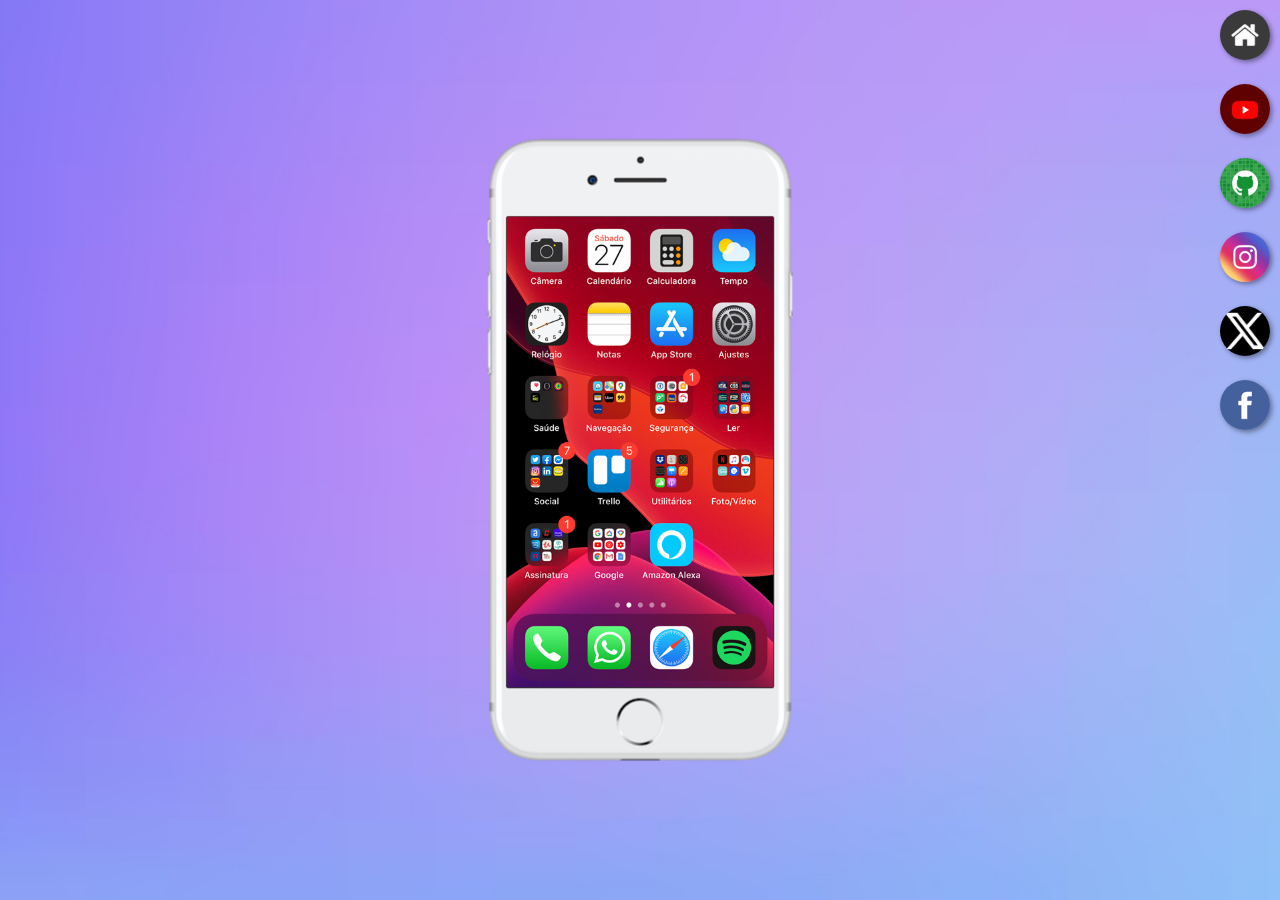
<file: index.html>
<!DOCTYPE html>
<html lang="pt-br">
<head>
    <meta charset="UTF-8">
    <meta name="viewport" content="width=device-width, initial-scale=1.0">
    <link rel="shortcut icon" href="favicon.ico" type="image/x-icon">
    <link rel="stylesheet" href="estilos/style.css">
    <title>Projeto Redes Socias</title>
</head>
<body>
     <main>
        <section id="telefone">
            <iframe src="home.html" 
            name="tela" id="tela" frameborder="0"> 
            </iframe>
        </section>
        <section id="redes-sociais">
            <a href="home.html" target="tela"><img src="imagens/logo-home.jpg" alt="Home"></a> <br>      
            <a href="youtube.html" target="tela"><img src="imagens/logo-youtube.jpg" alt="Youtube"></a> <br>
            <a href="github.html" target="tela"><img src="imagens/logo-github.jpg" alt="Github"></a> <br>
            <a href="instagram.html" target="tela"><img src="imagens/logo-instagram.jpg" alt="Instagram"><a> <br>           
            <a href="twitter.html" target="tela"><img src="imagens/logo-x-.jpg" alt="X"></a> <br>
            <a href="facebook.html" target="tela"><img src="imagens/logo-facebook.jpg" alt="Facebook"></a> <br>

        </section>
     </main>
</body>
</html>
</file>
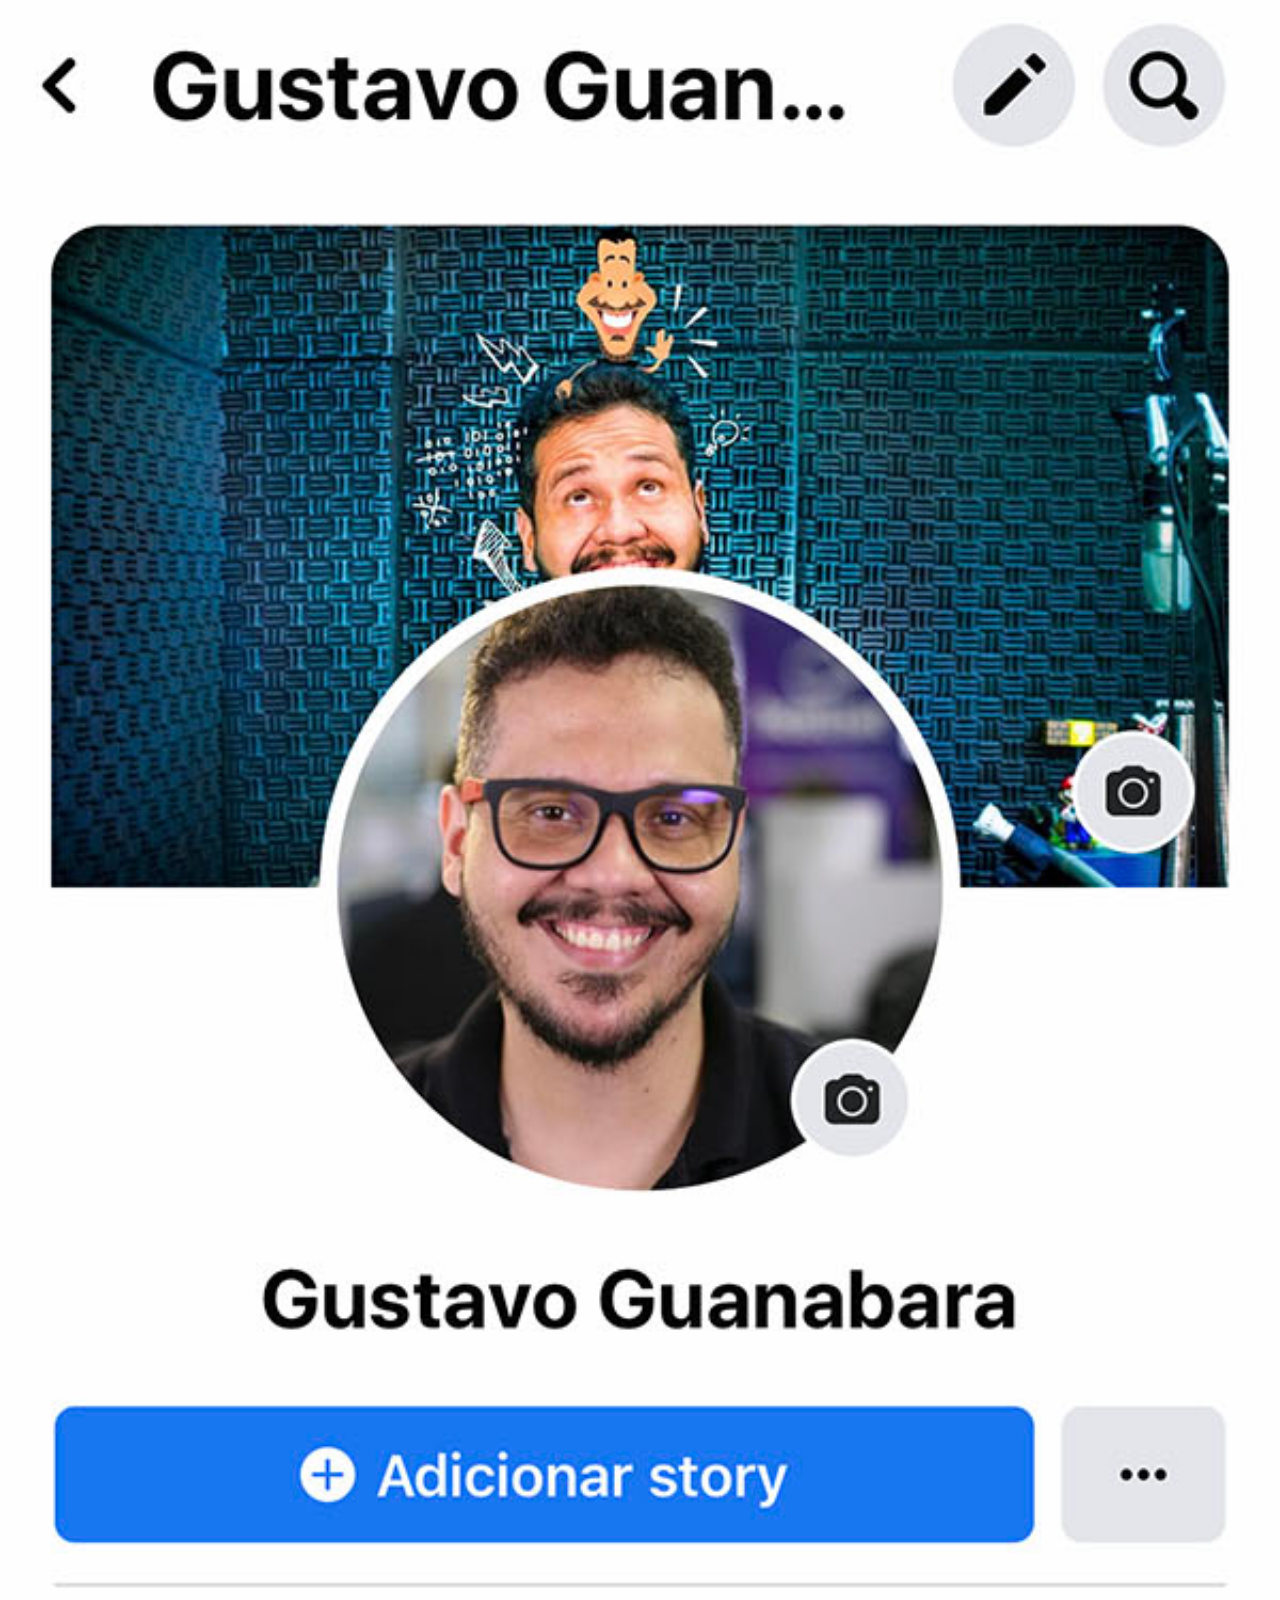
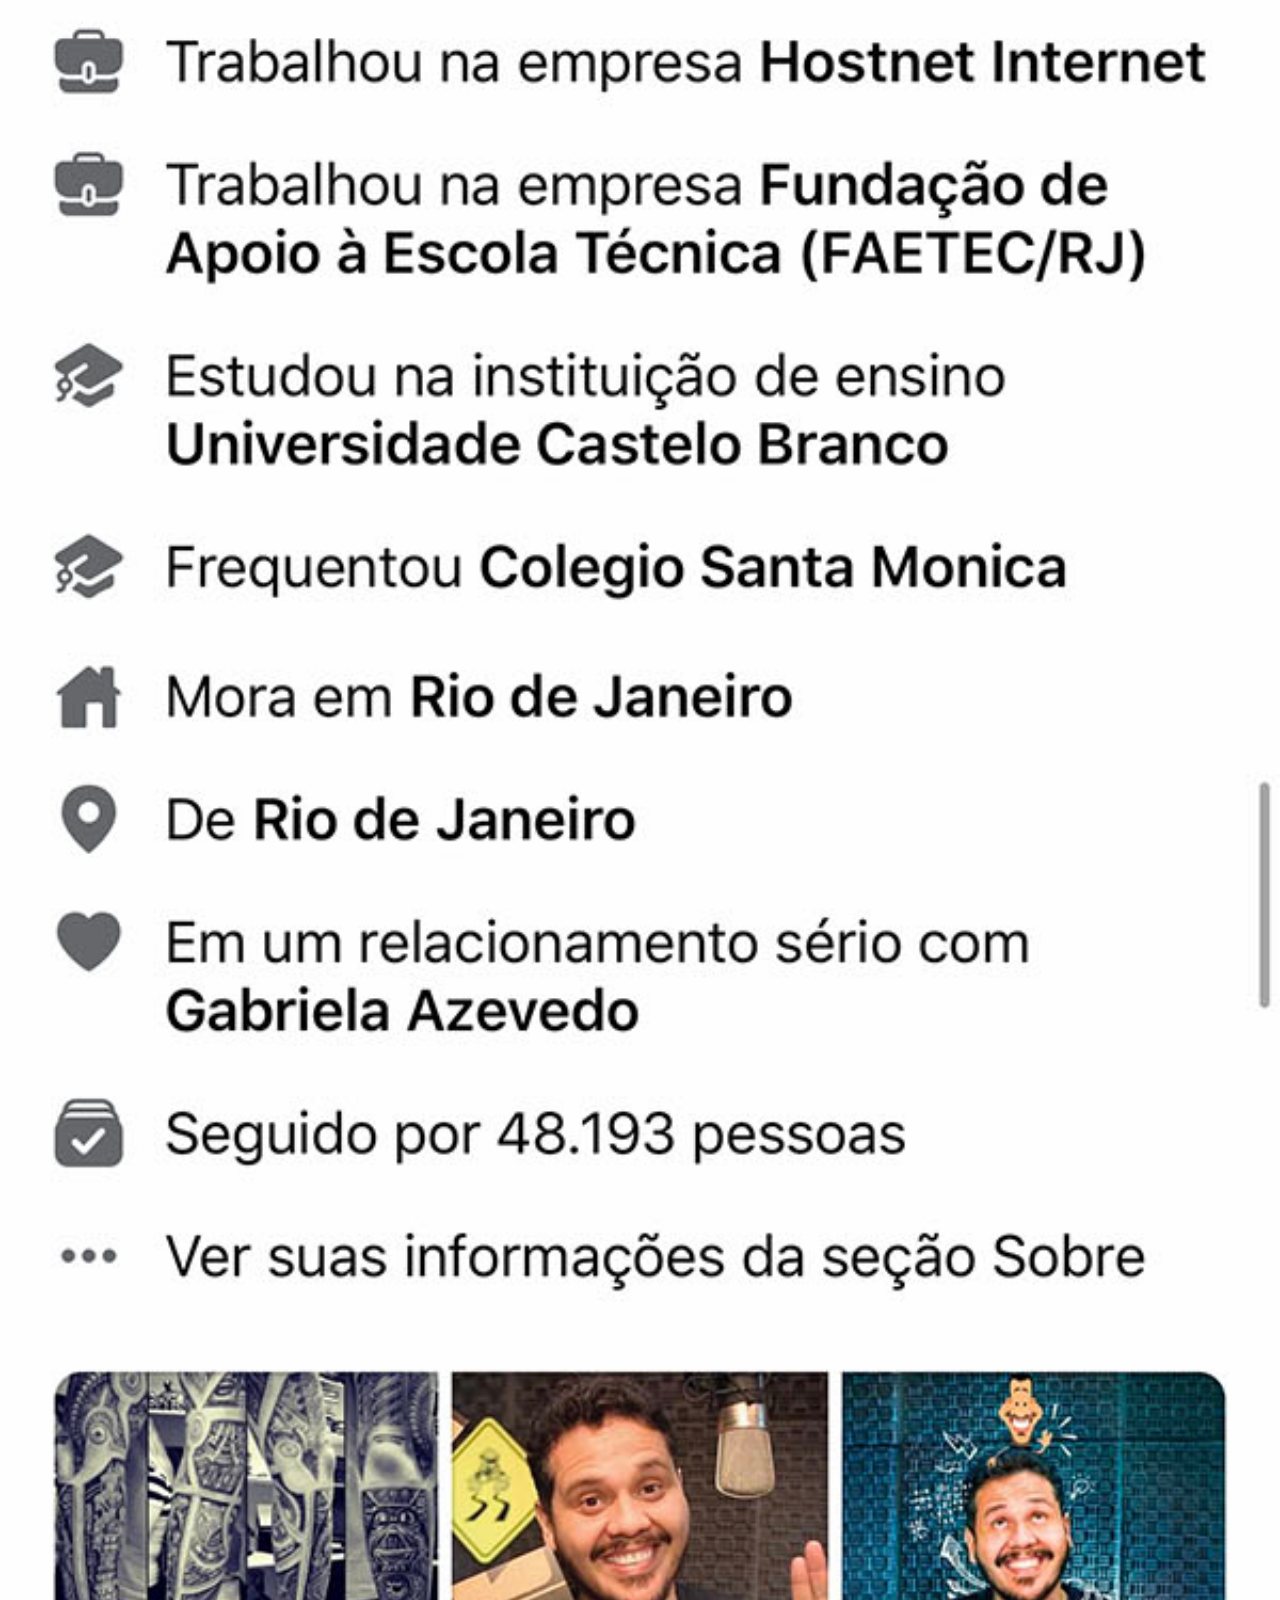
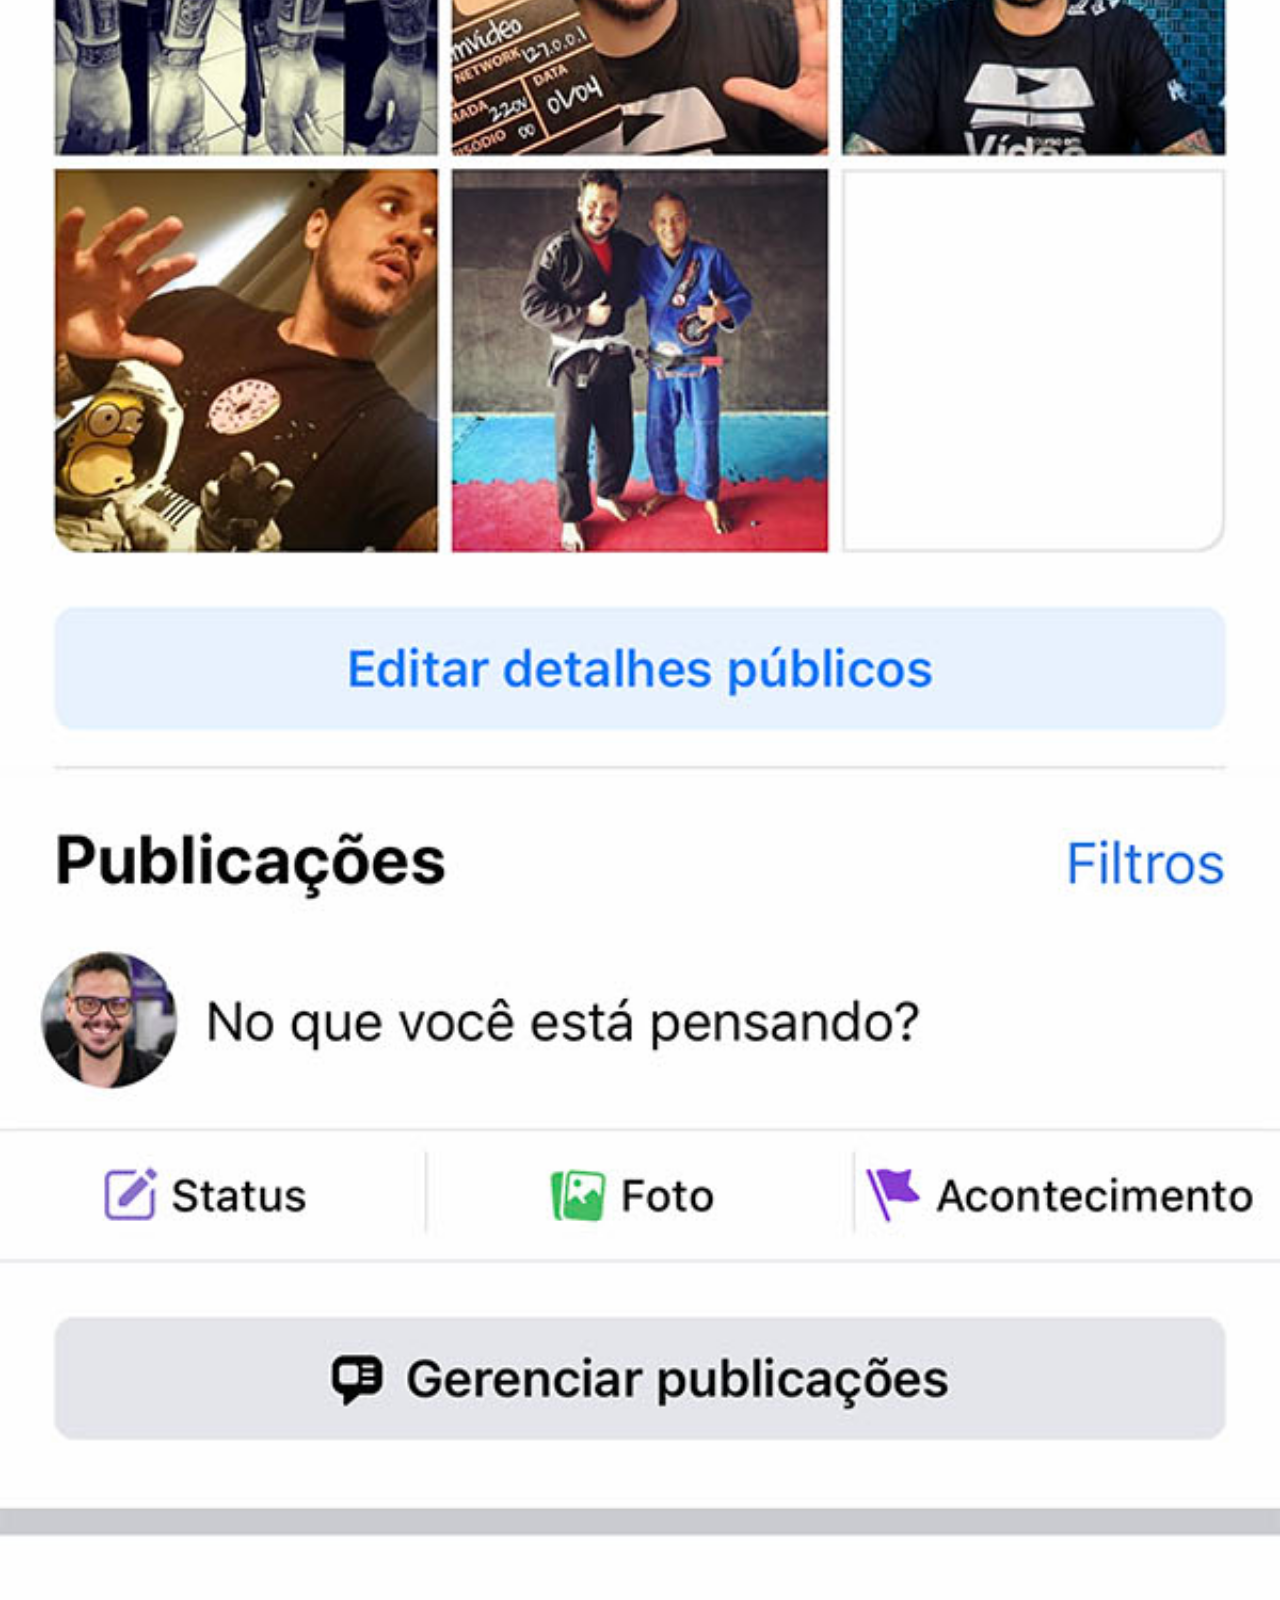
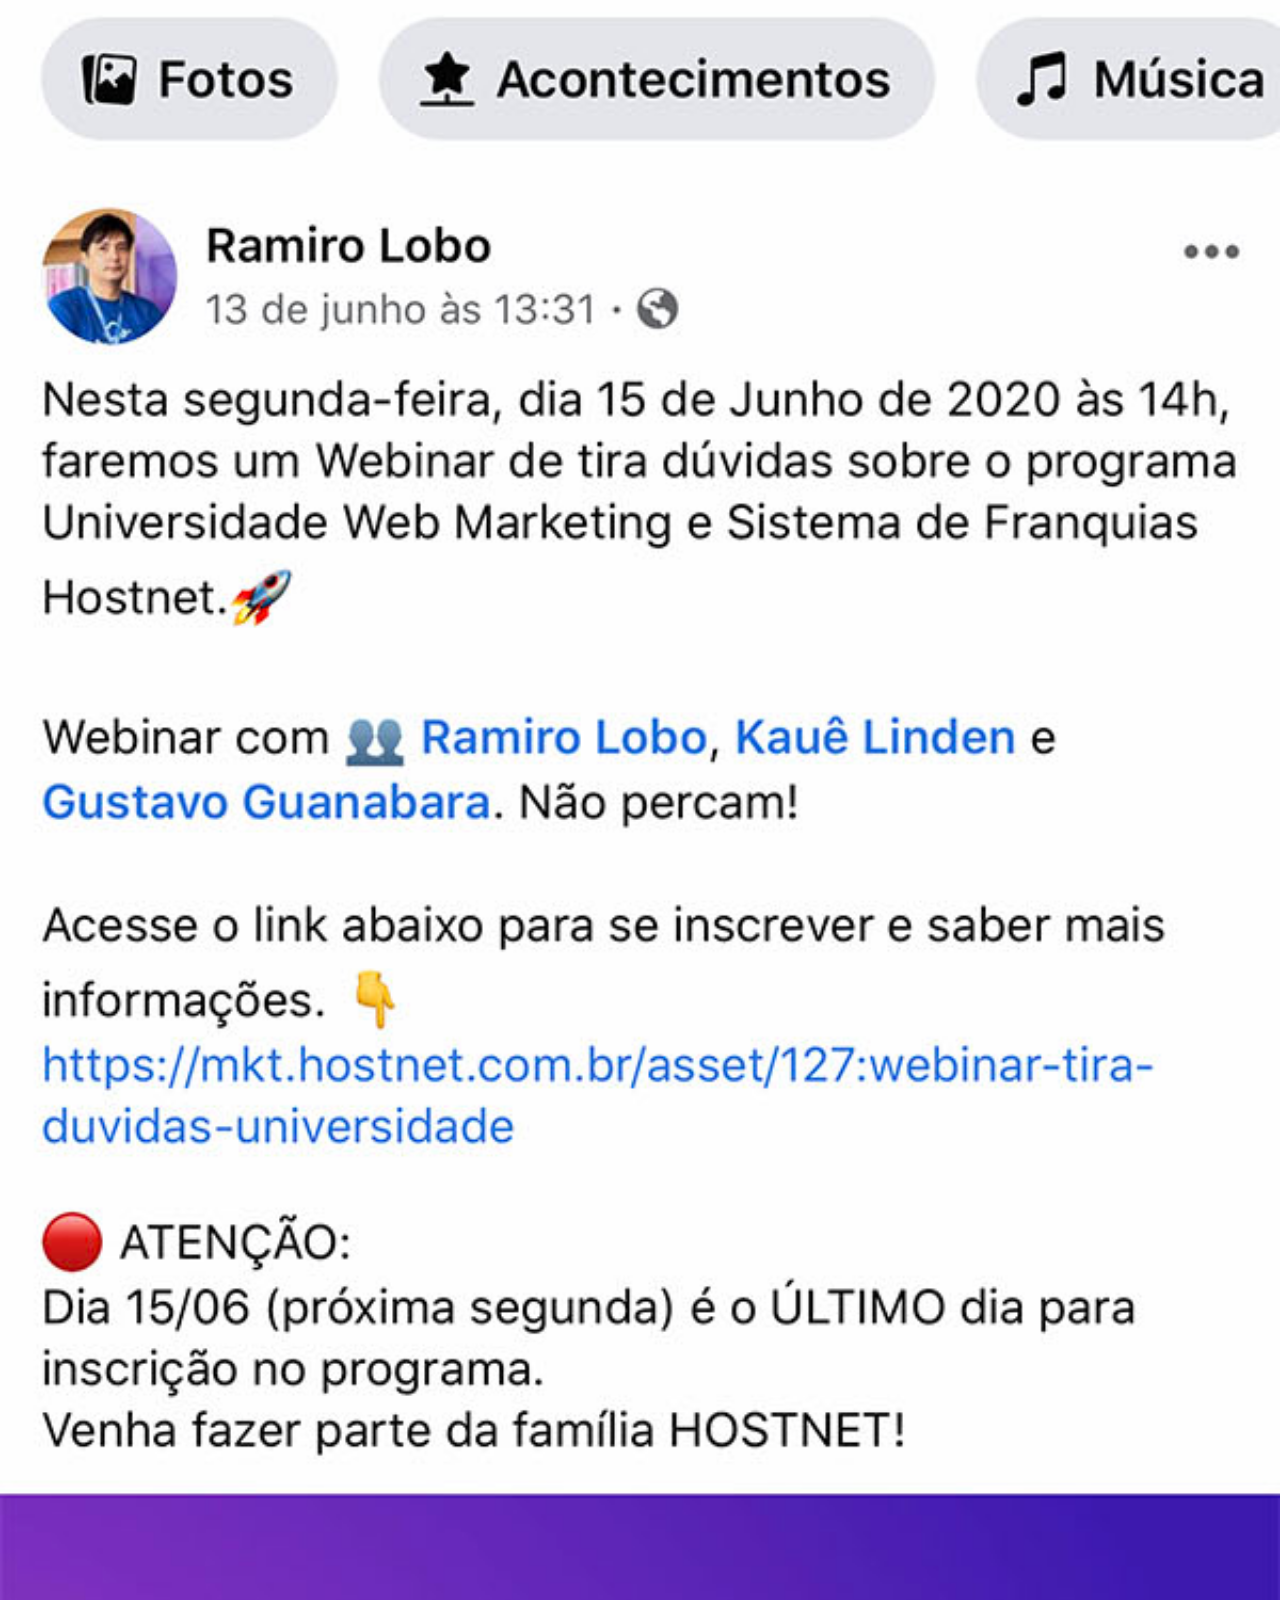
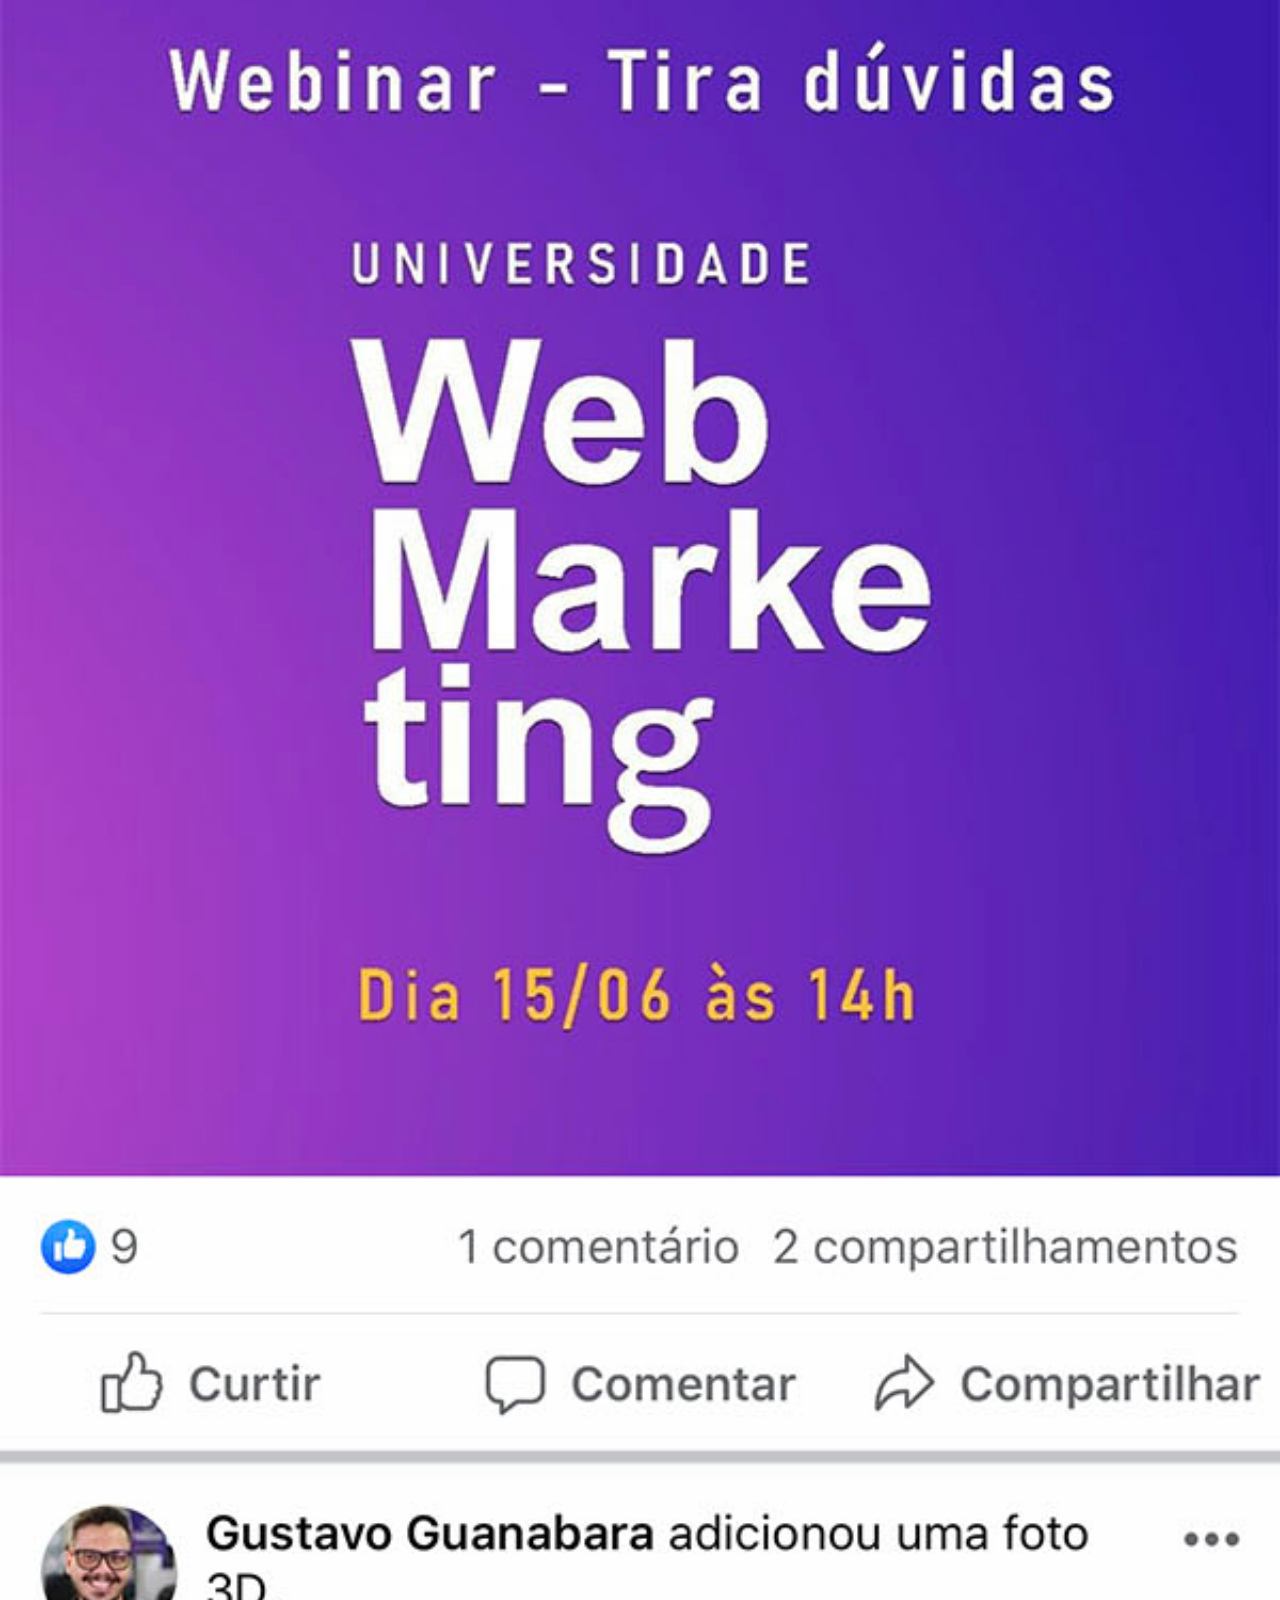
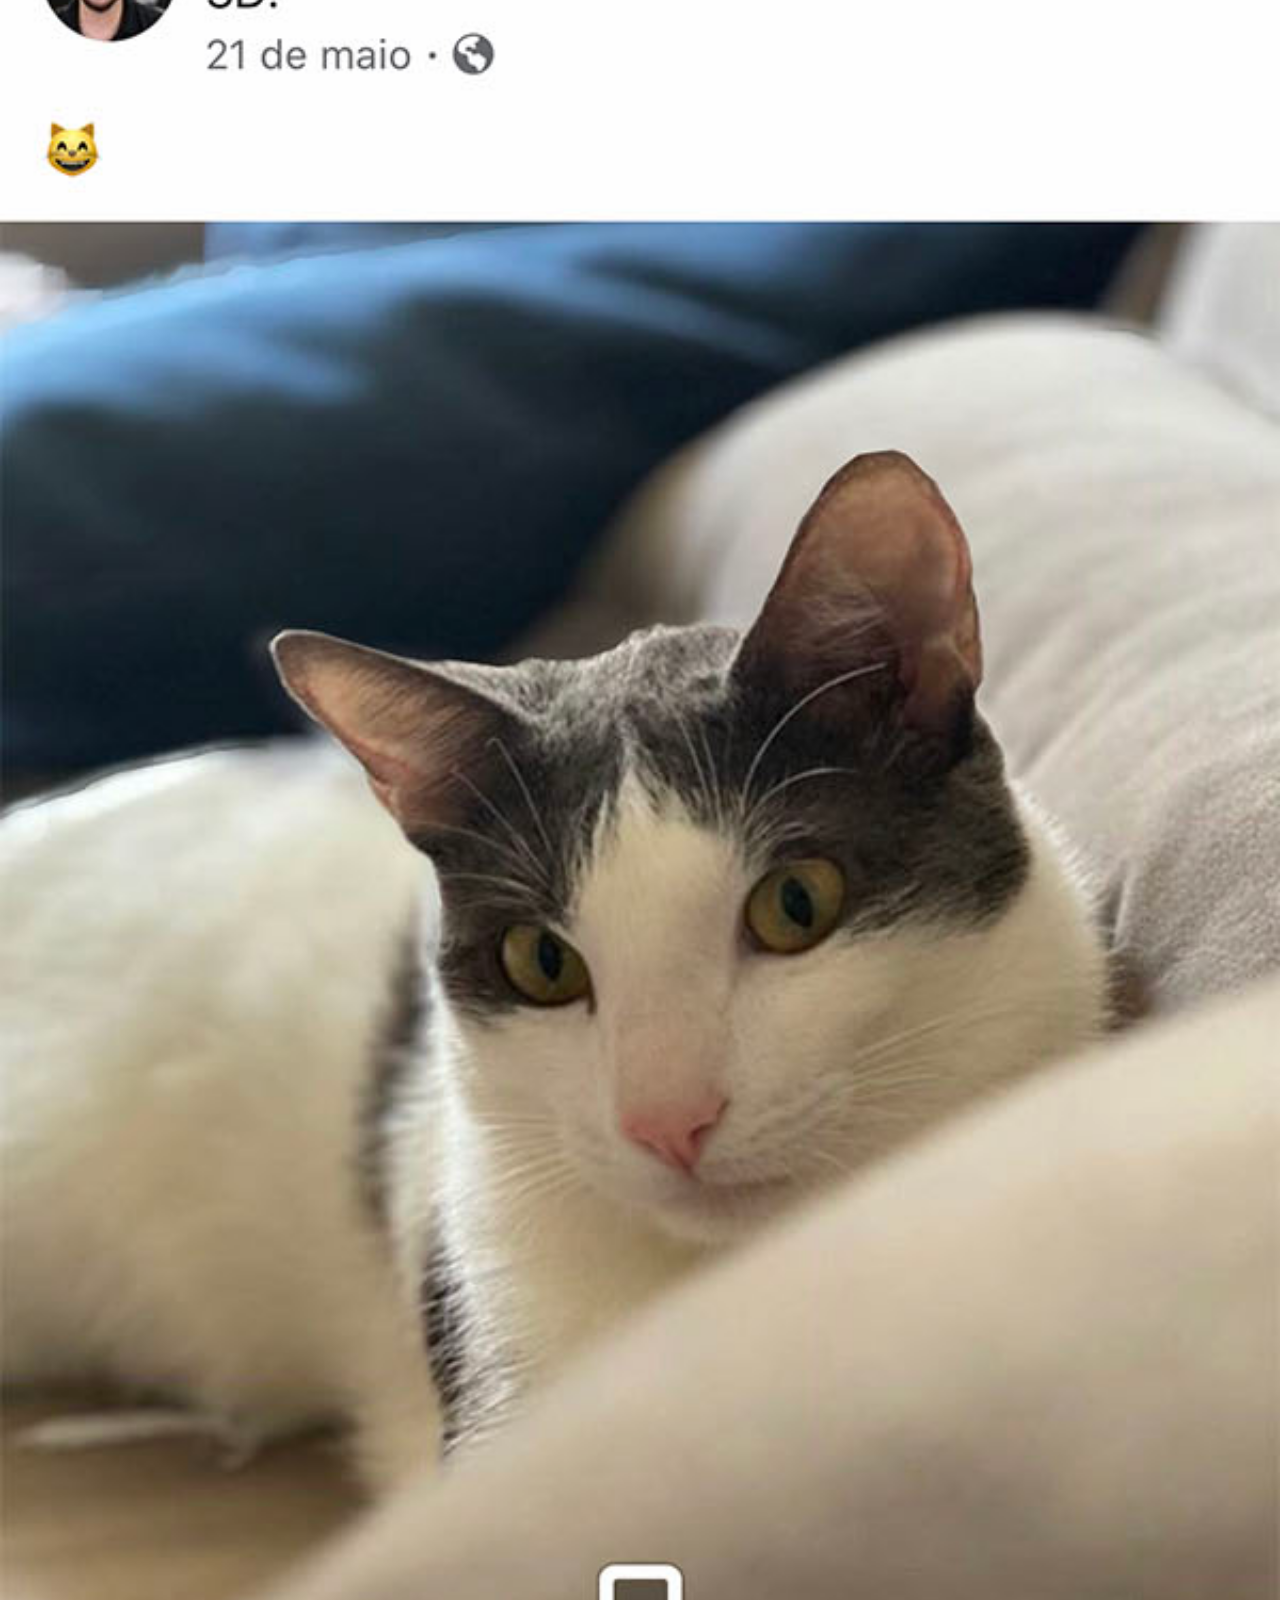
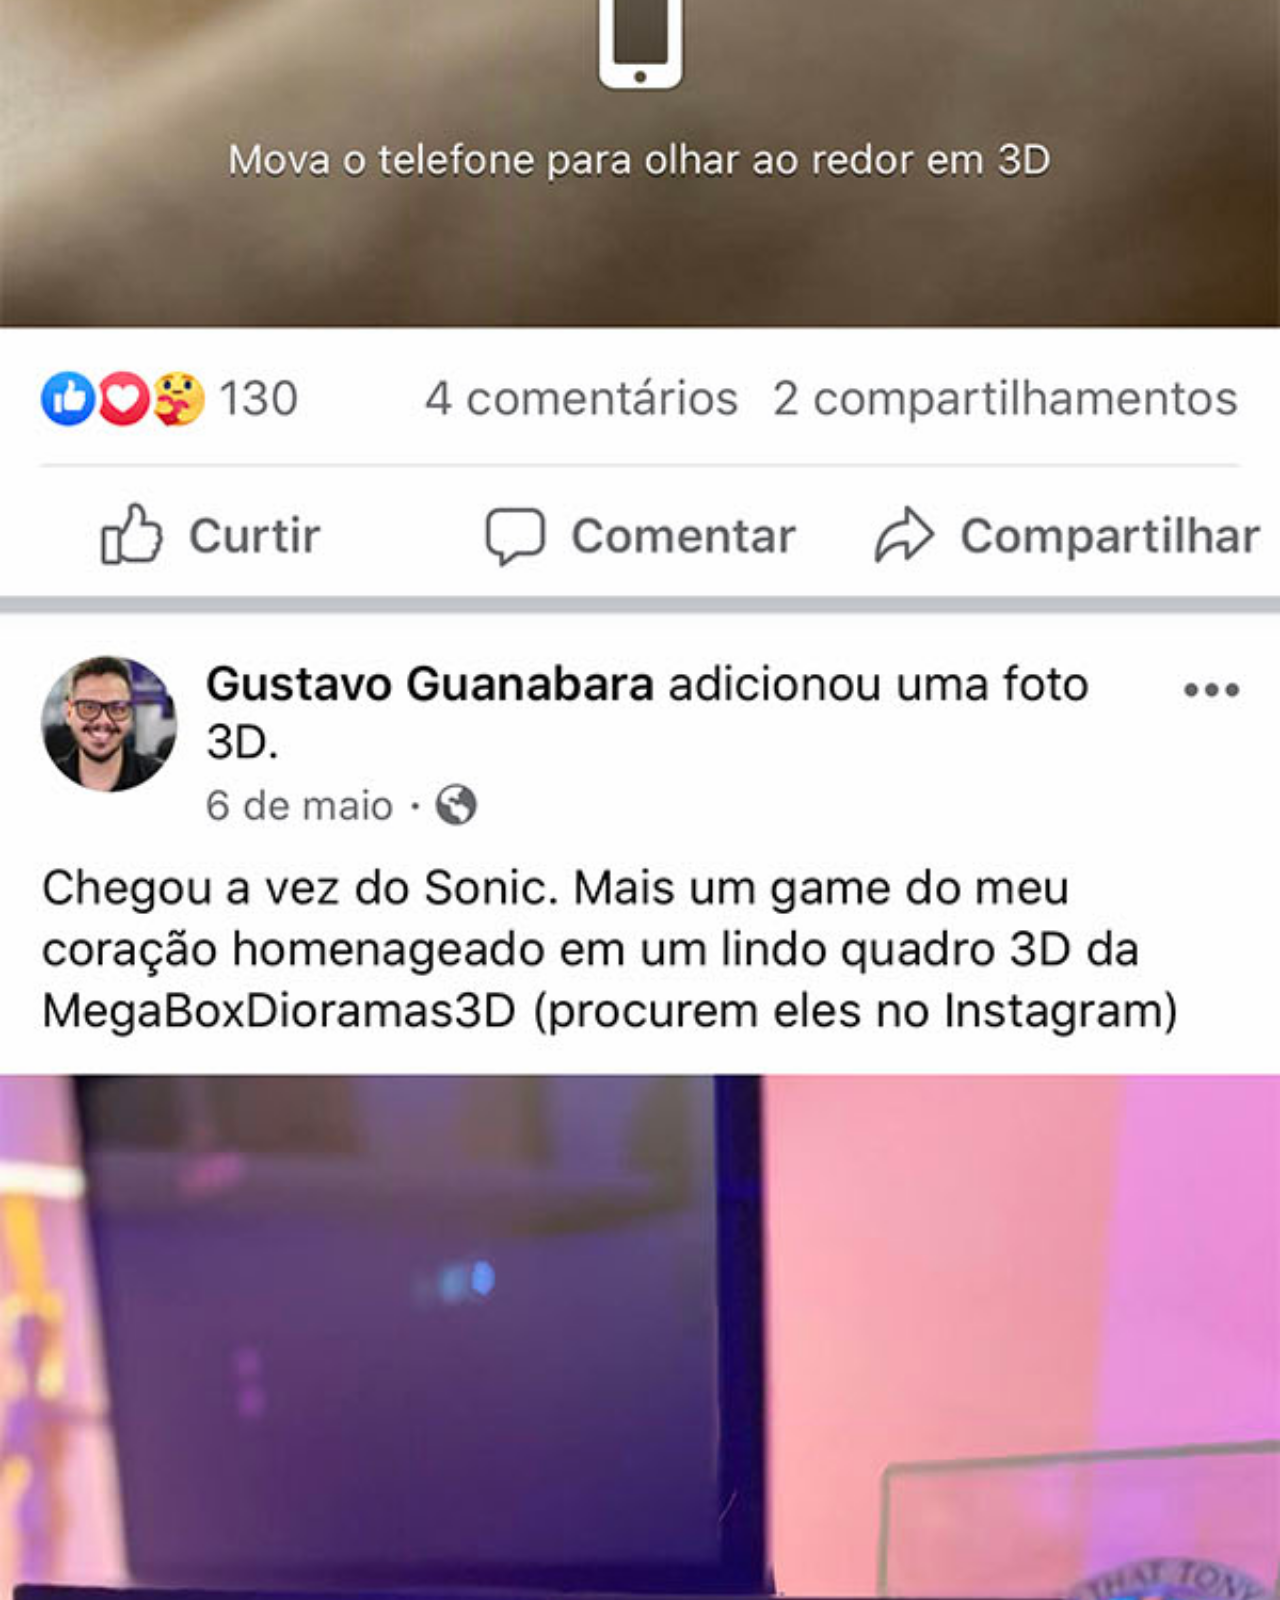
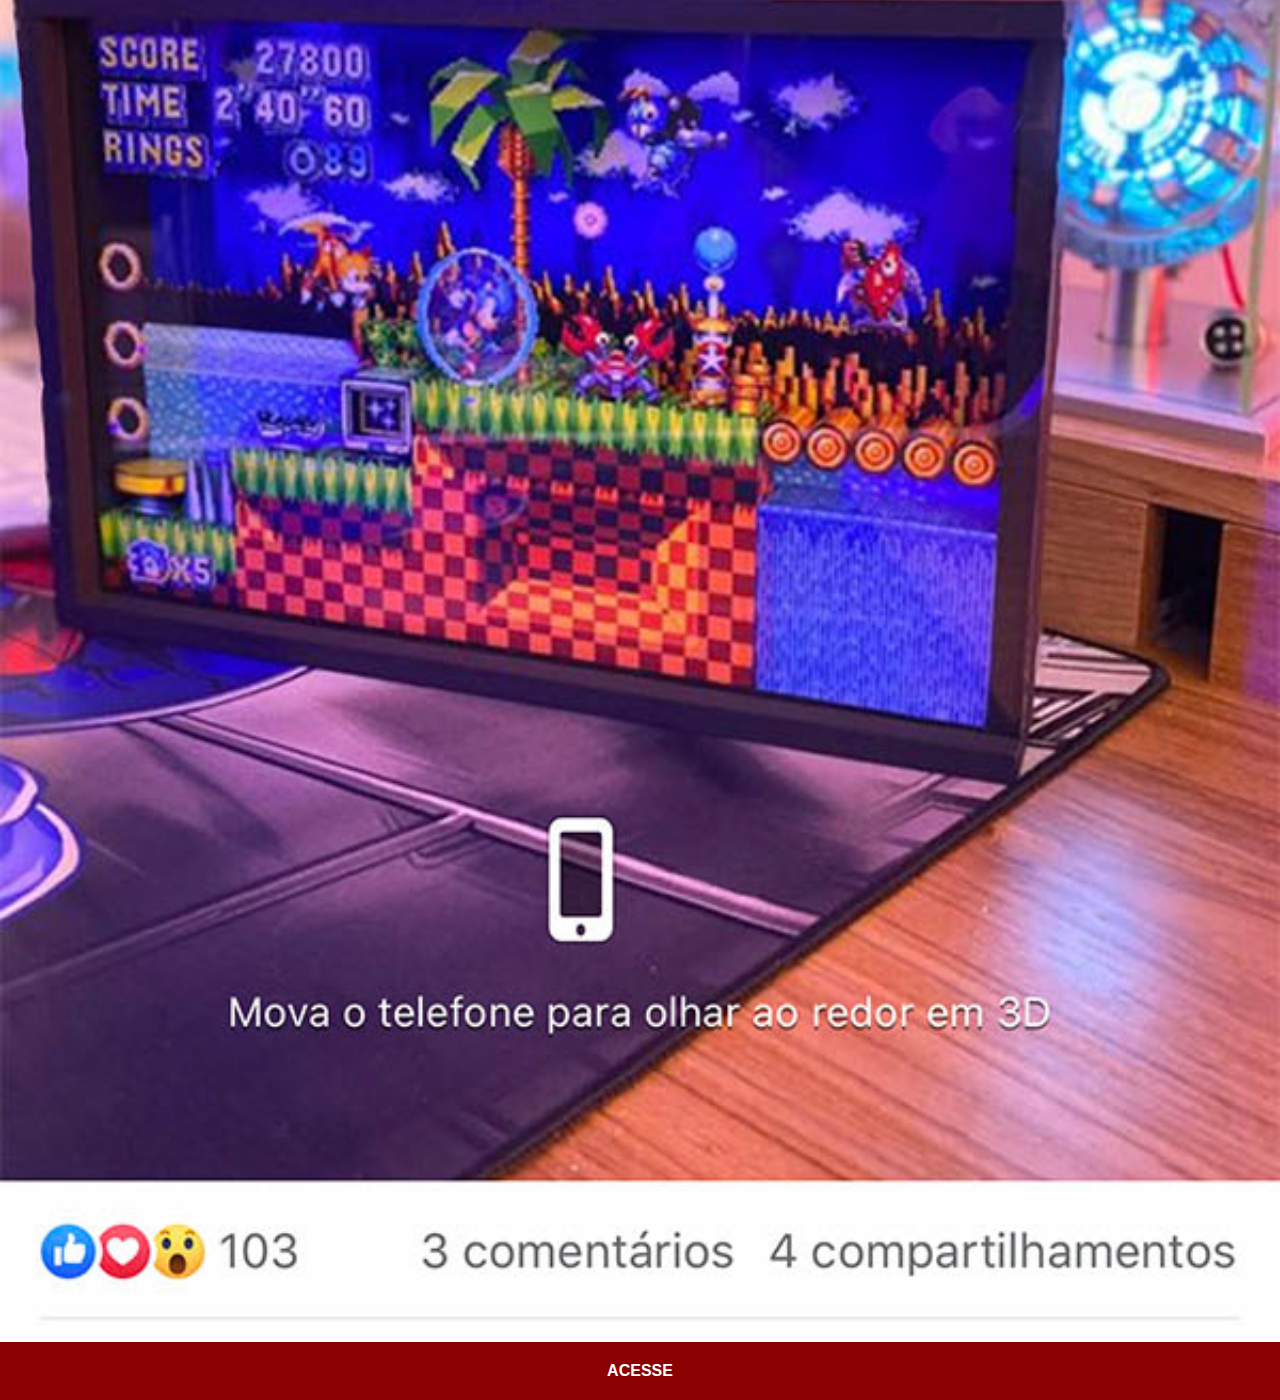
<file: facebook.html>
<!DOCTYPE html>
<html lang="pt-br">
<head>
    <meta charset="UTF-8">
    <meta name="viewport" content="width=device-width, initial-scale=1.0">
    <title>Facebook</title>
    <link rel="stylesheet" href="estilos/social.css">
</head>
<body>
    <img src="imagens/tela-facebook.jpg" alt="Facebook">
    <a href="https://www.facebook.com/gustavoguanabara/?locale=pt_BR" target="_blank">ACESSE</a>
</body>
</html>
</file>
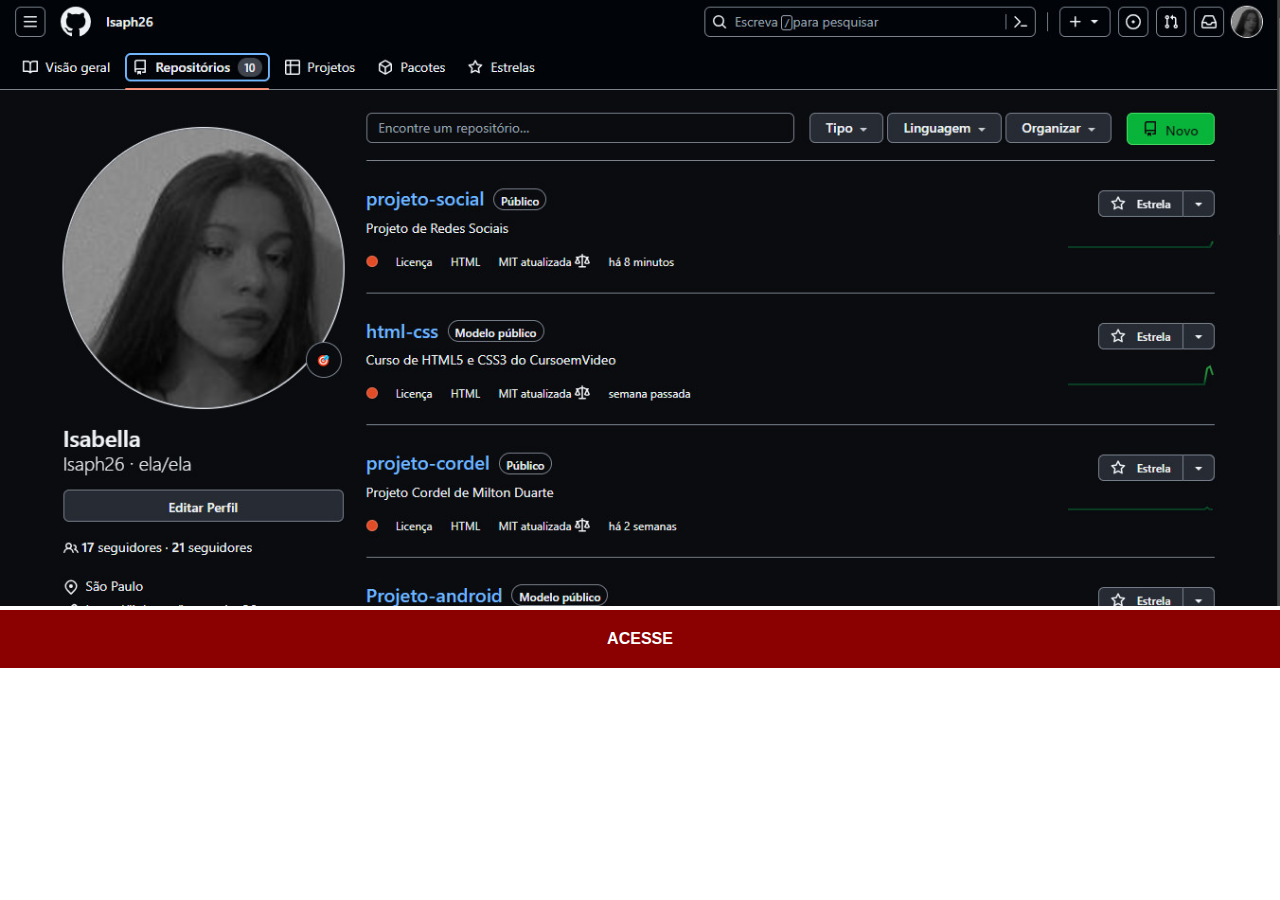
<file: github.html>
<!DOCTYPE html>
<html lang="pt-br">
<head>
    <meta charset="UTF-8">
    <meta name="viewport" content="width=device-width, initial-scale=1.0">
    <title>Github</title>
    <link rel="stylesheet" href="estilos/social.css">
</head>
<body>
    <img src="projeto-social-novo/tela-do-github.jpg" alt="Github">
    <a href="https://github.com/Isaph26" target="_blank">ACESSE</a>
</body>
</html>
</file>
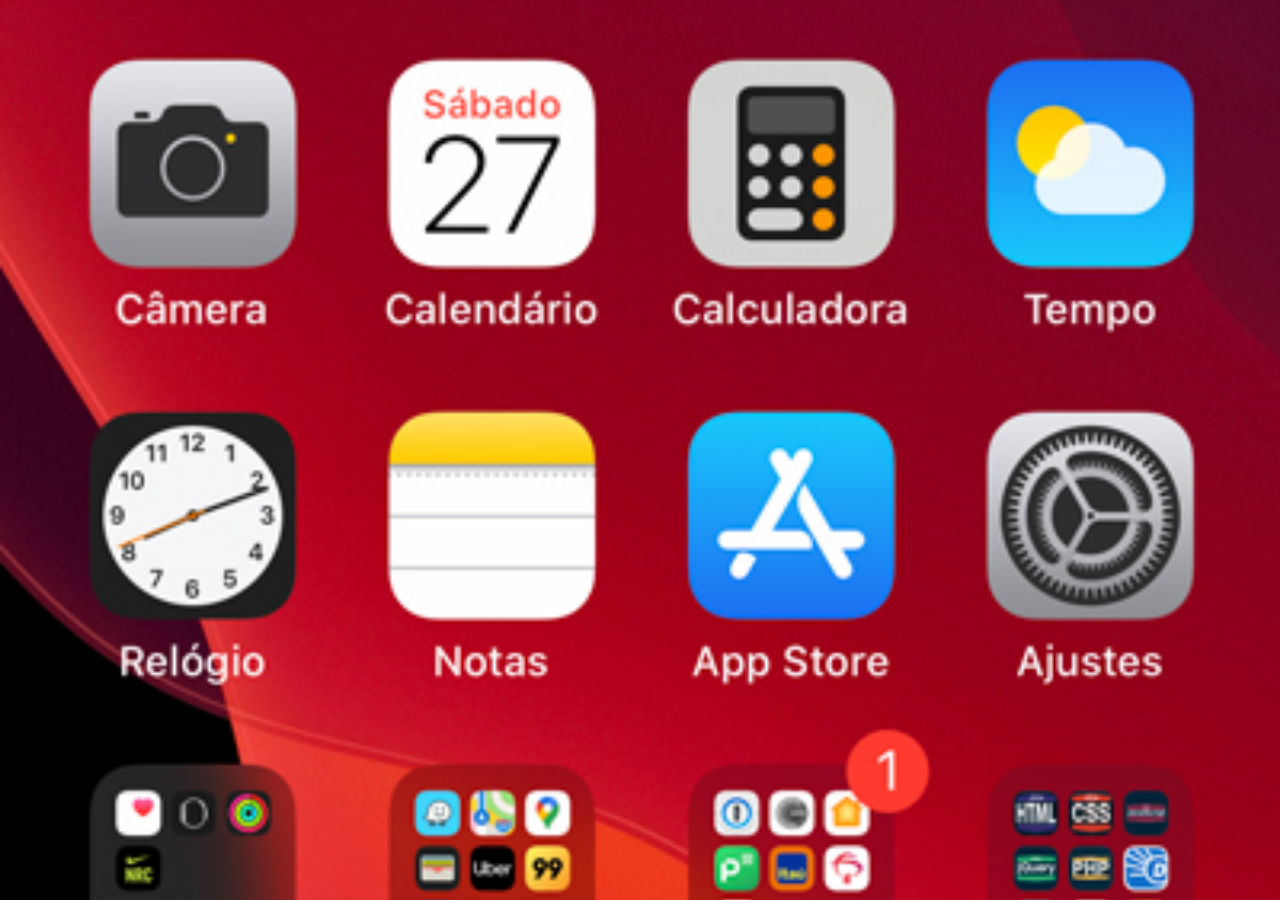
<file: home.html>
<!DOCTYPE html>
<html lang="pt-br">
<head>
    <meta charset="UTF-8">
    <meta name="viewport" content="width=device-width, initial-scale=1.0">
    <title>Home</title>
</head>
<style>
    * {
        margin: 0px;
        padding: 0px;
    }

    body {
        width: 100vw;
        height: 100vh;
        background: black url(imagens/tela-home.jpg) no-repeat top center;
        background-size: cover;
    }
</style>
<body>
    
</body>
</html>
</file>
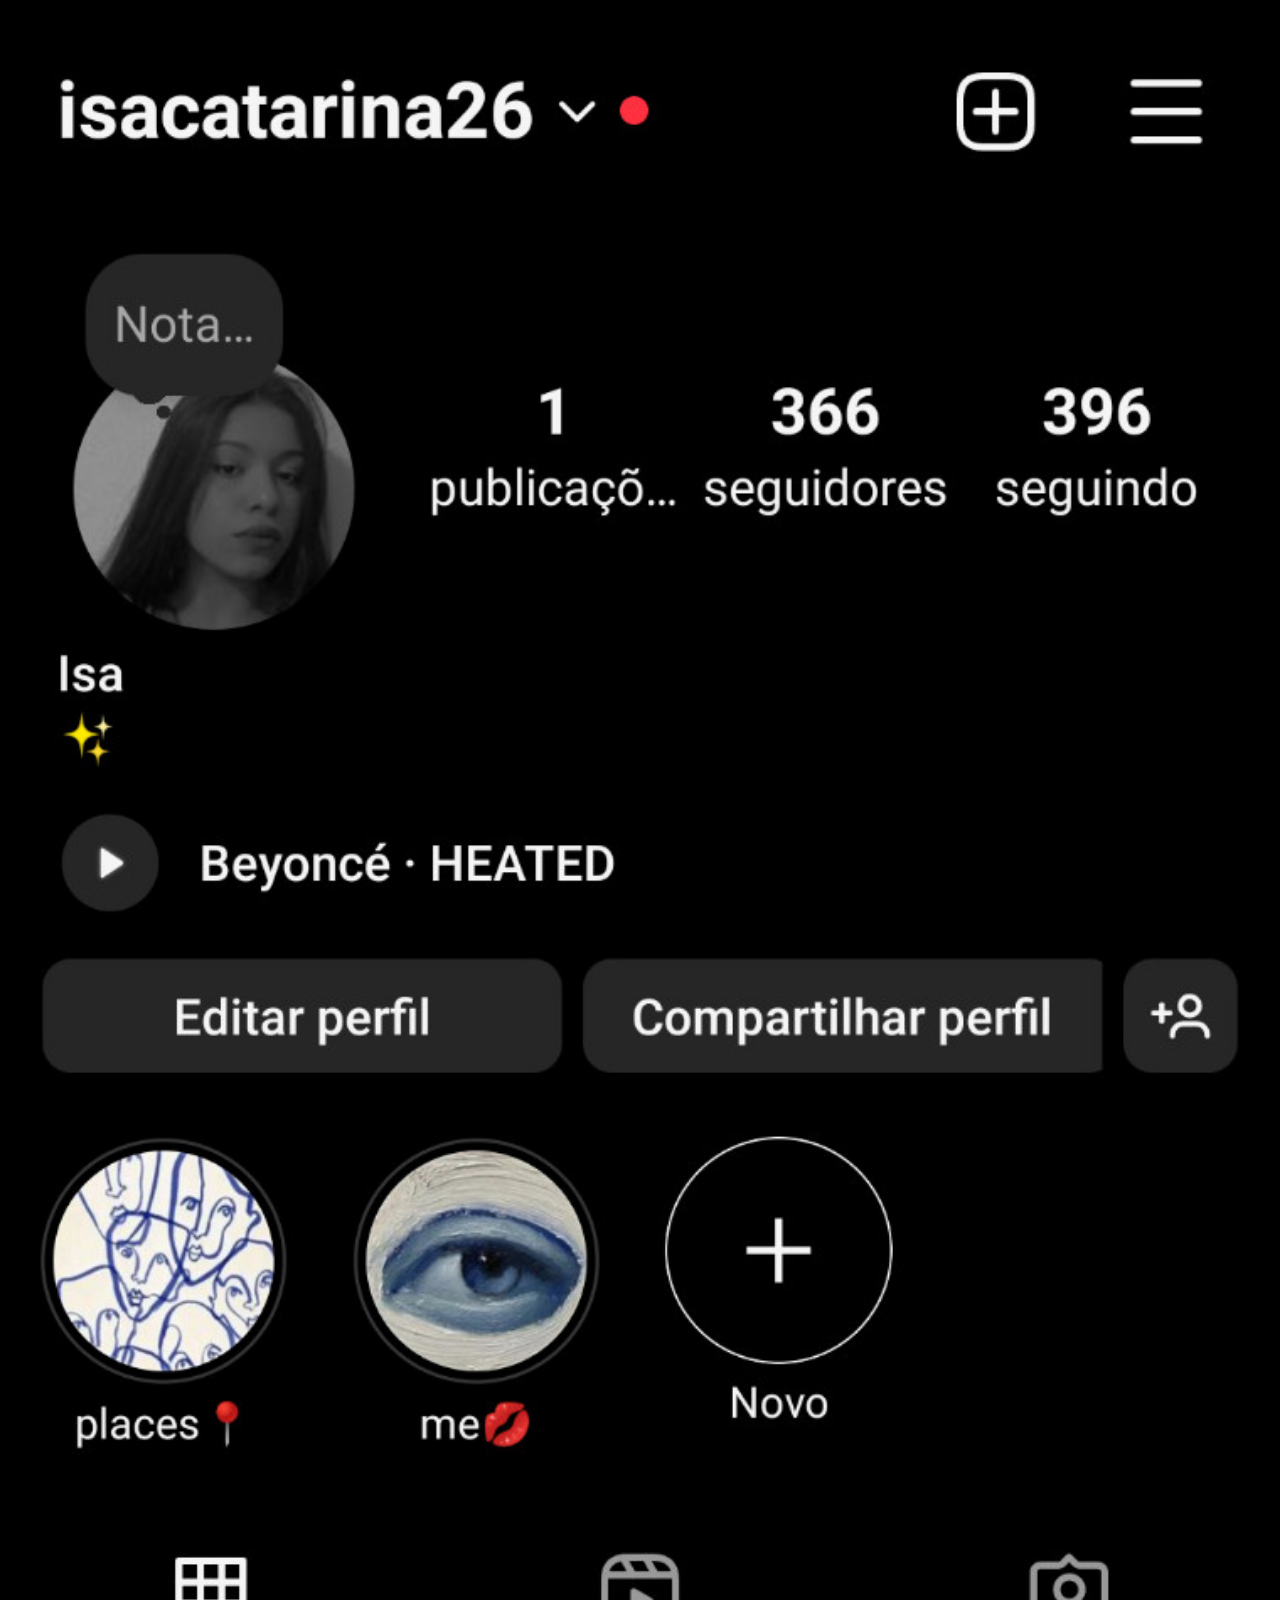
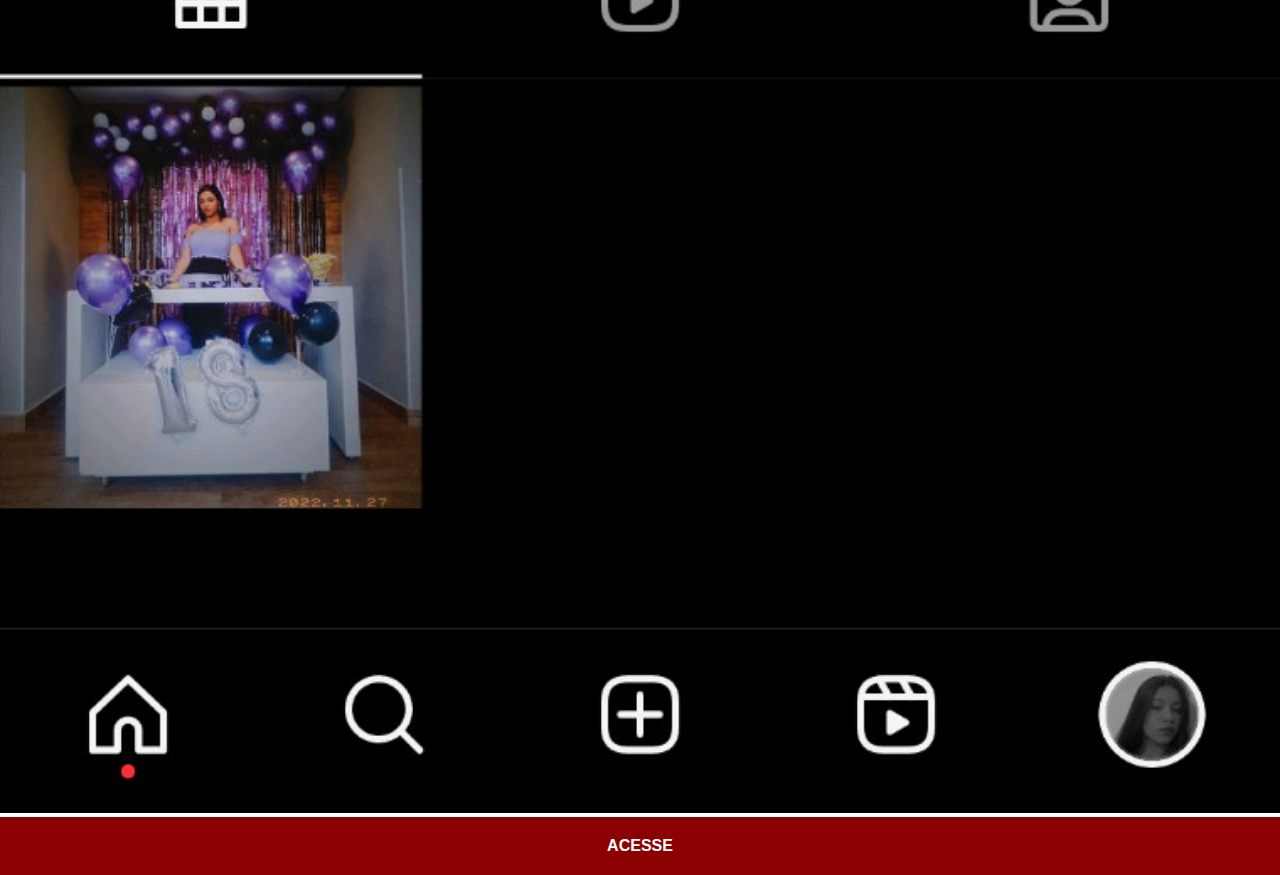
<file: instagram.html>
<!DOCTYPE html>
<html lang="pt-br">
<head>
    <meta charset="UTF-8">
    <meta name="viewport" content="width=device-width, initial-scale=1.0">
    <title>Instagram</title>
    <link rel="stylesheet" href="estilos/social.css">
</head>
<body>
    <img src="projeto-social-novo/tela-insta-isa.jpg" alt="Instagram">
    <a href="https://www.instagram.com/isacatarina26/">ACESSE</a>
</body>
</html>
</file>
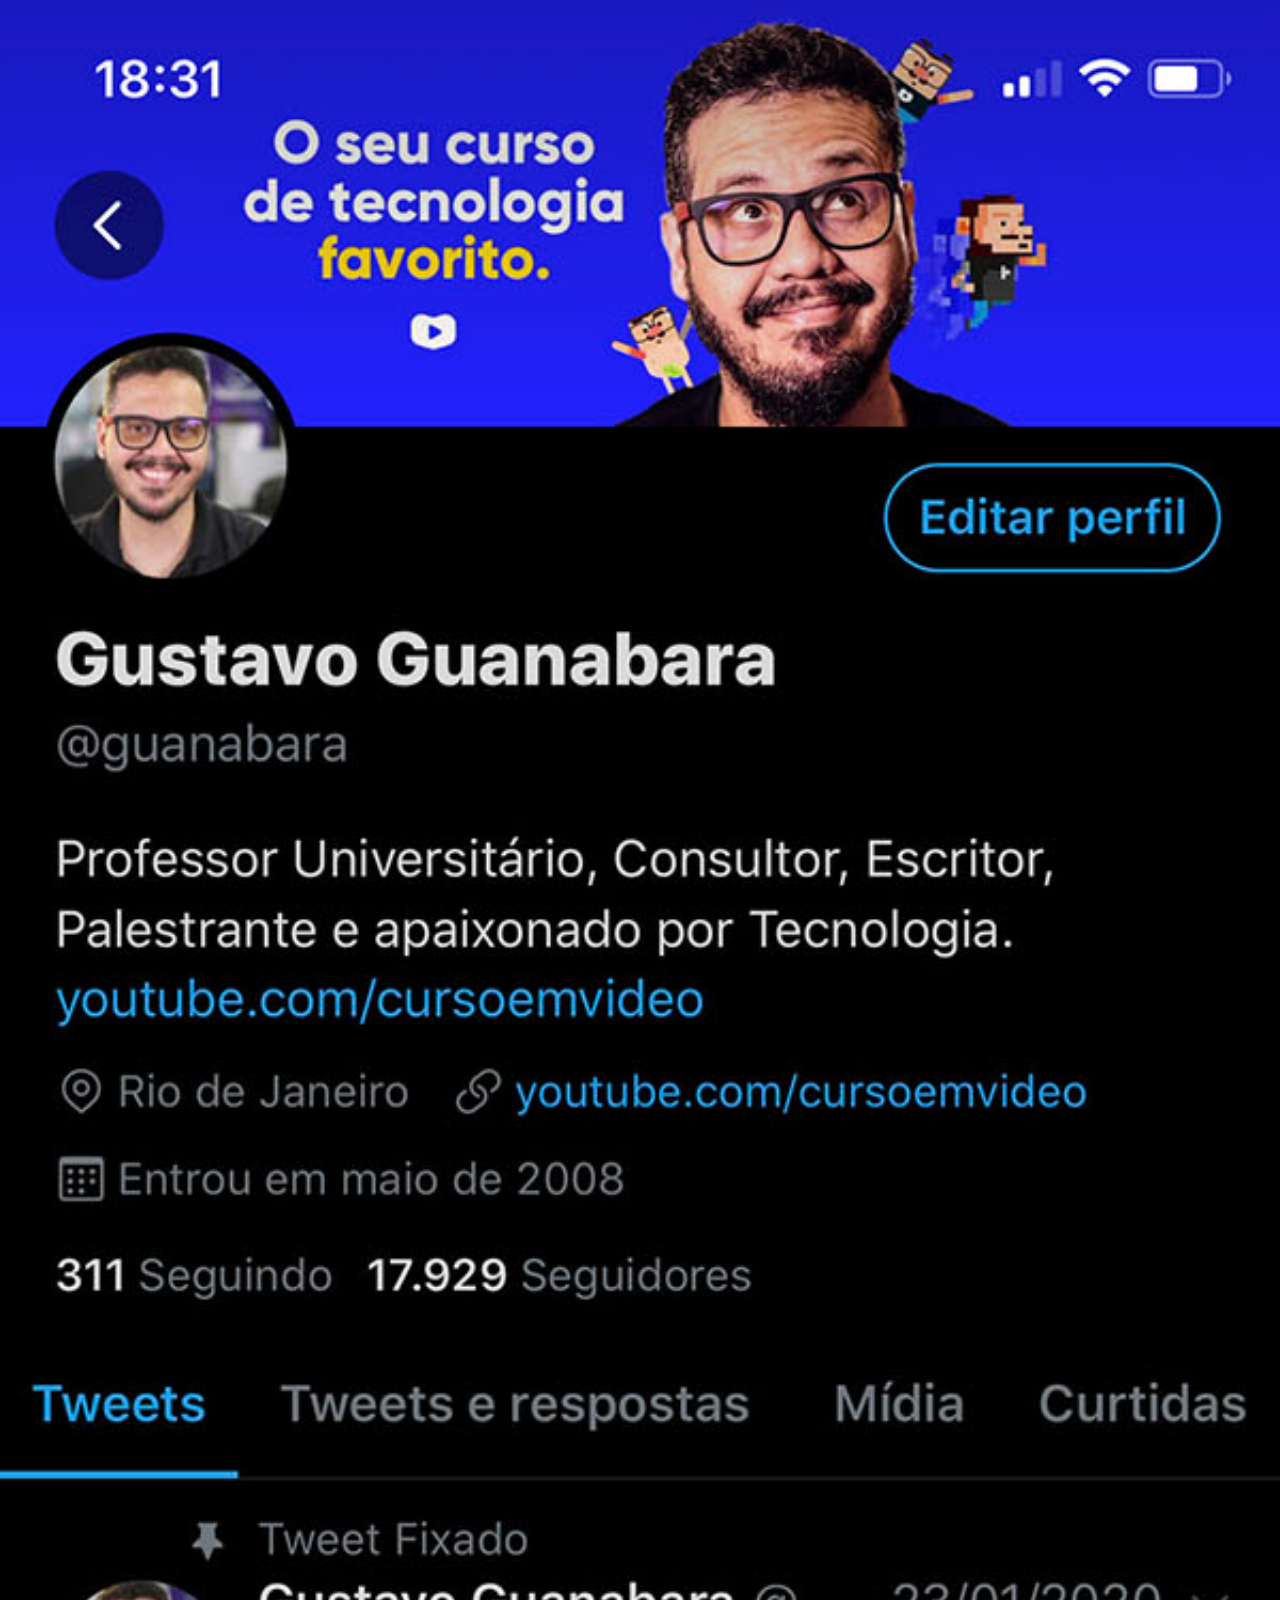
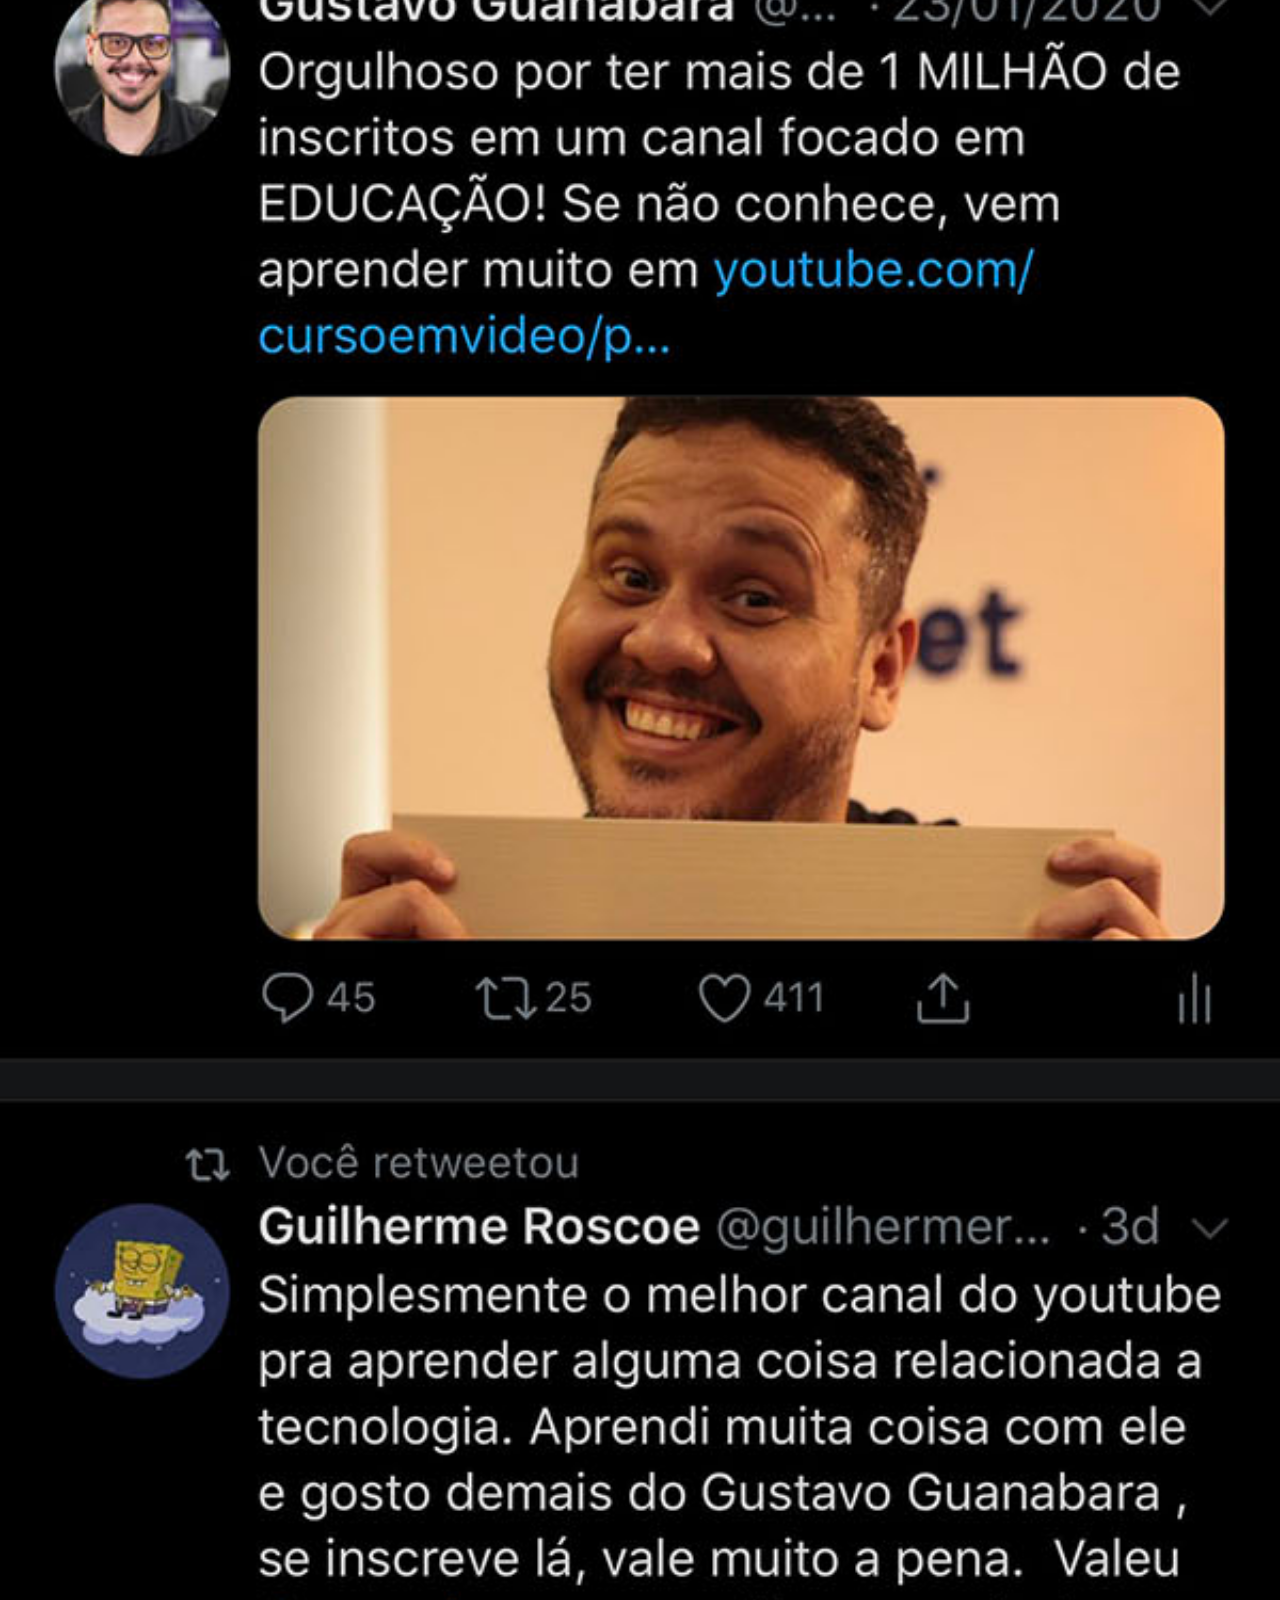
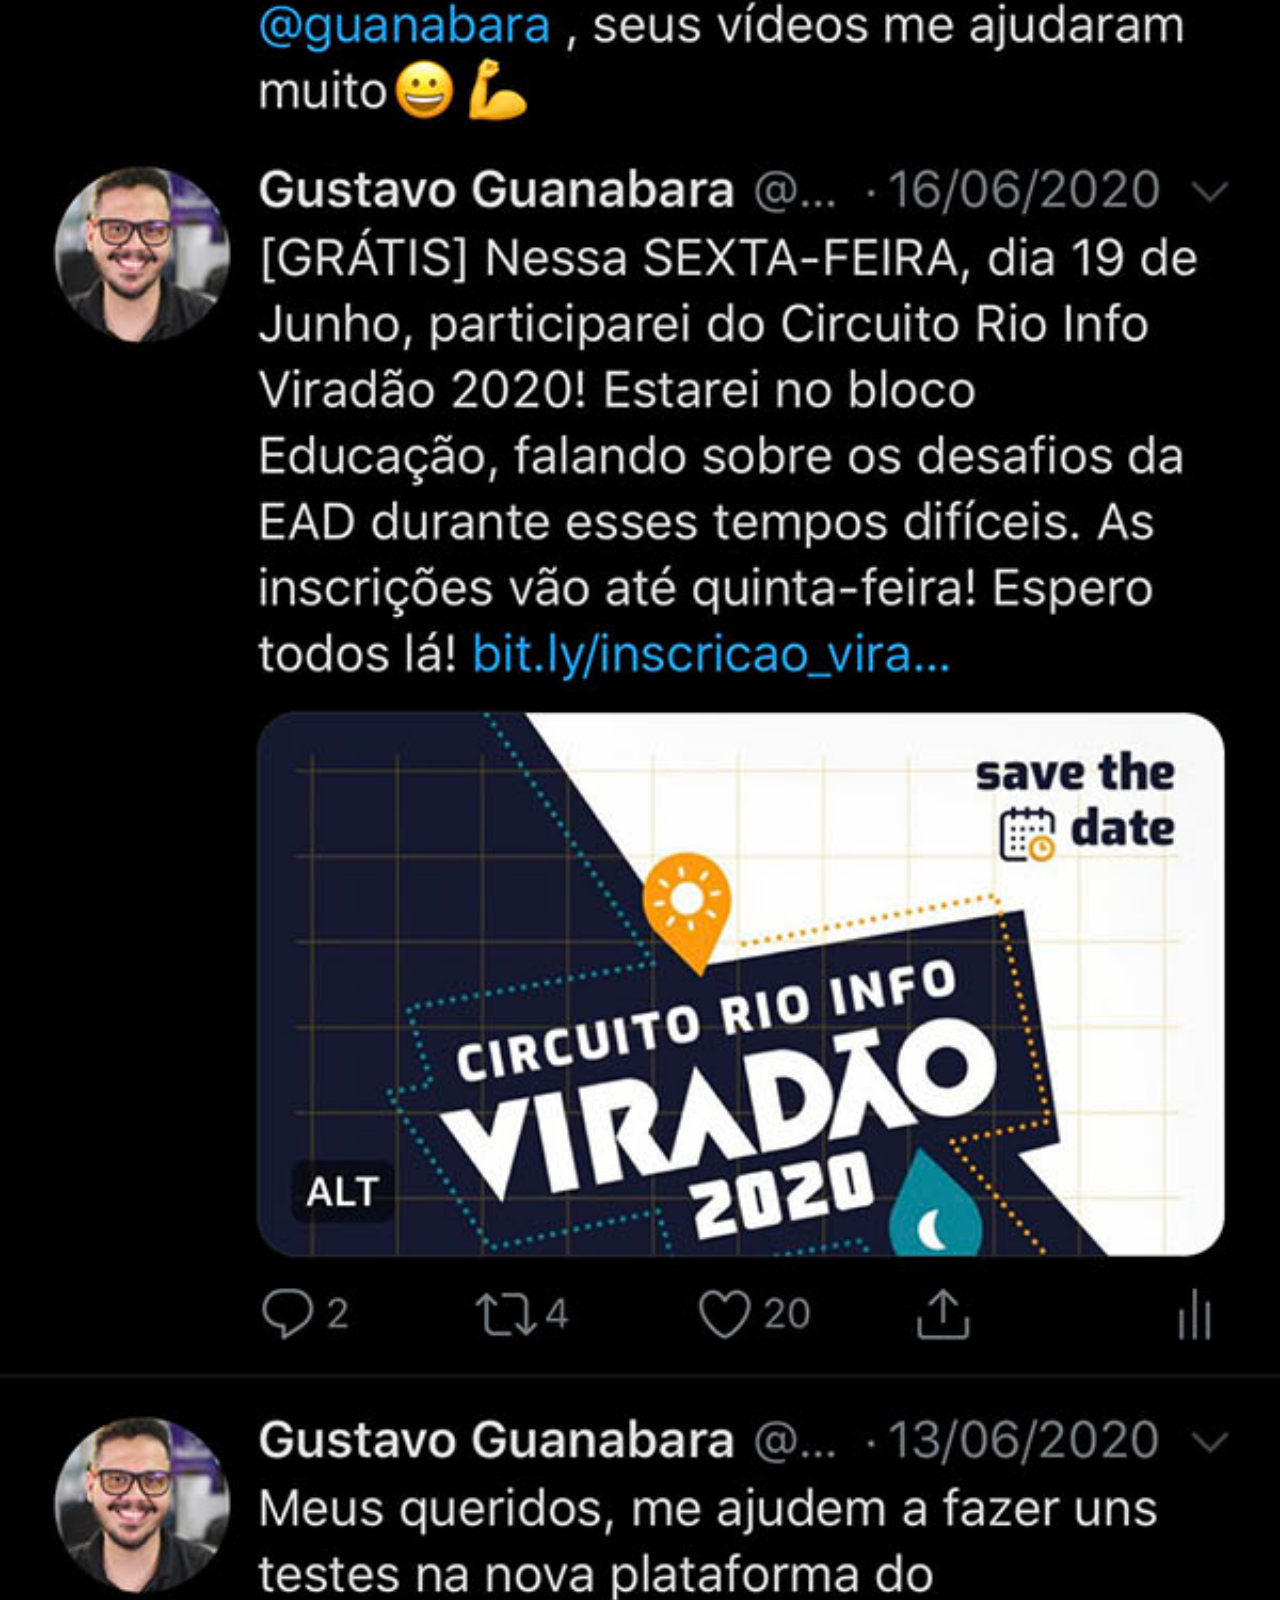
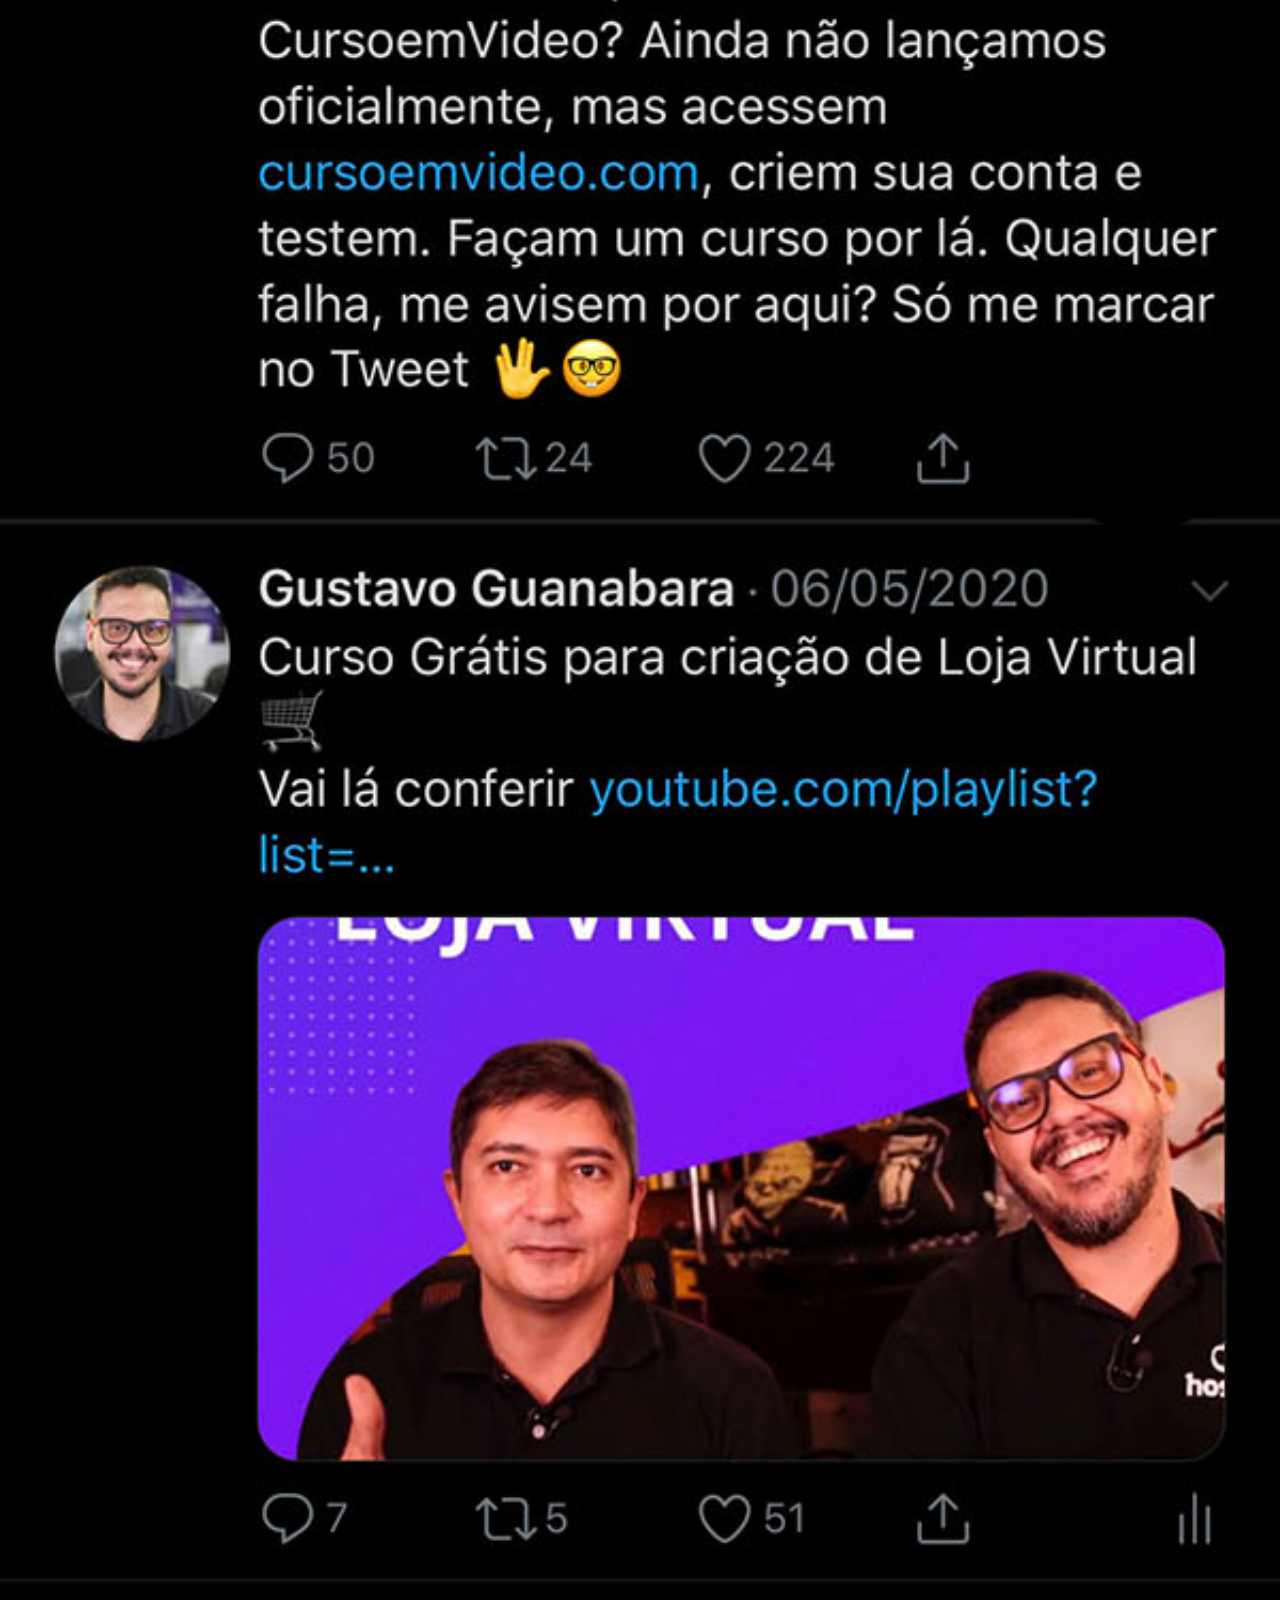
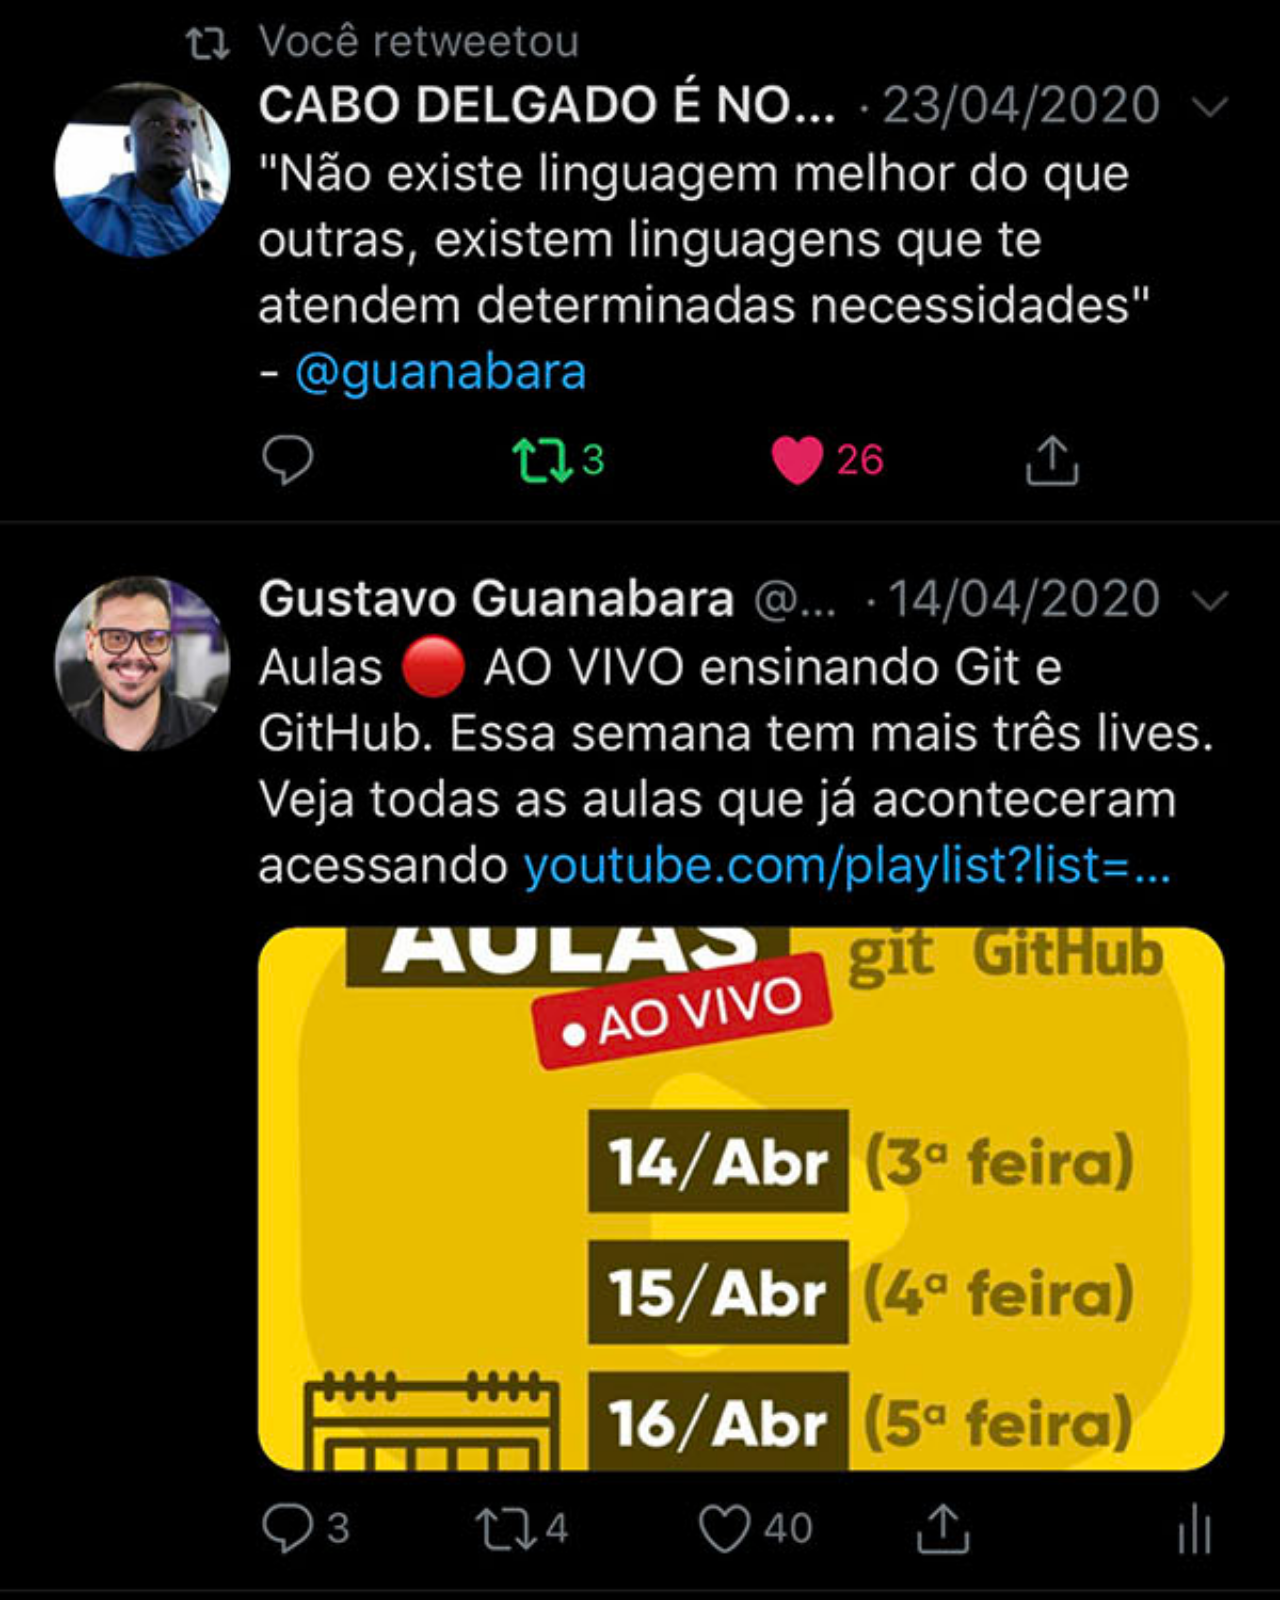
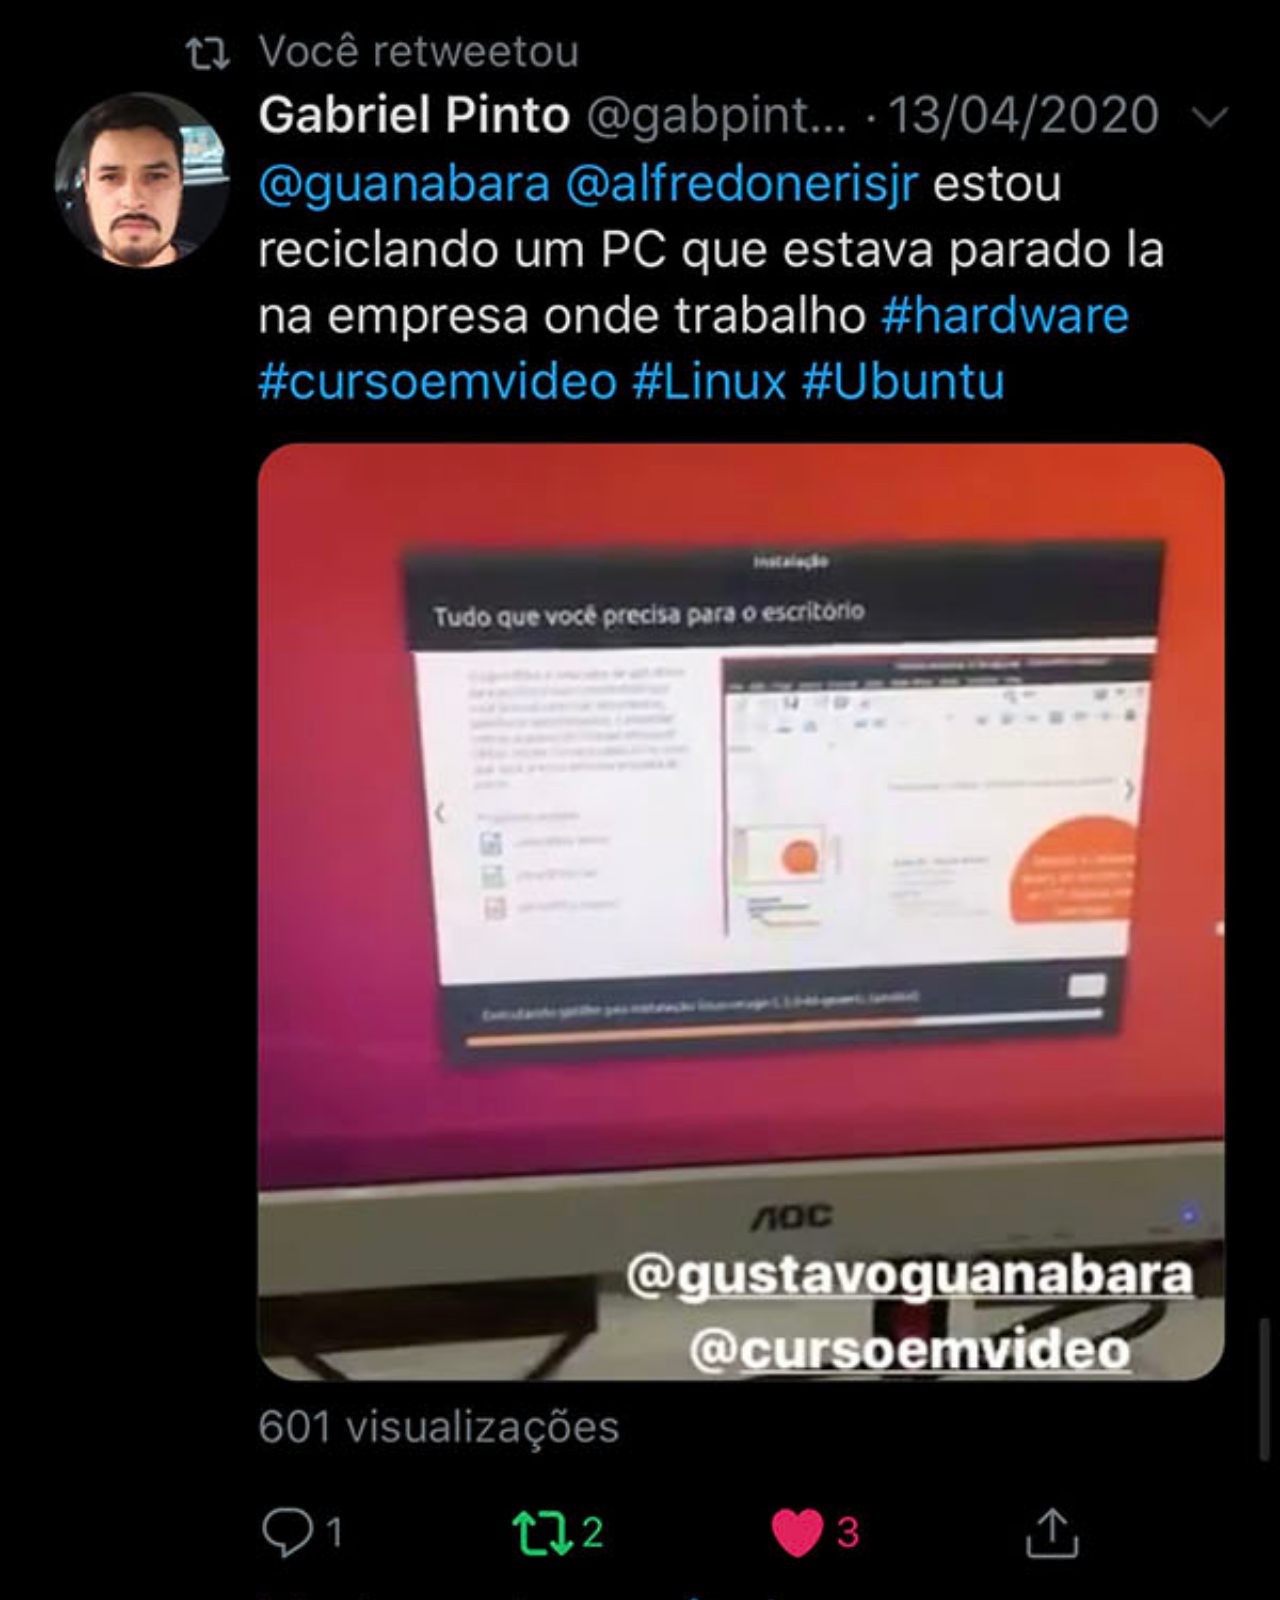
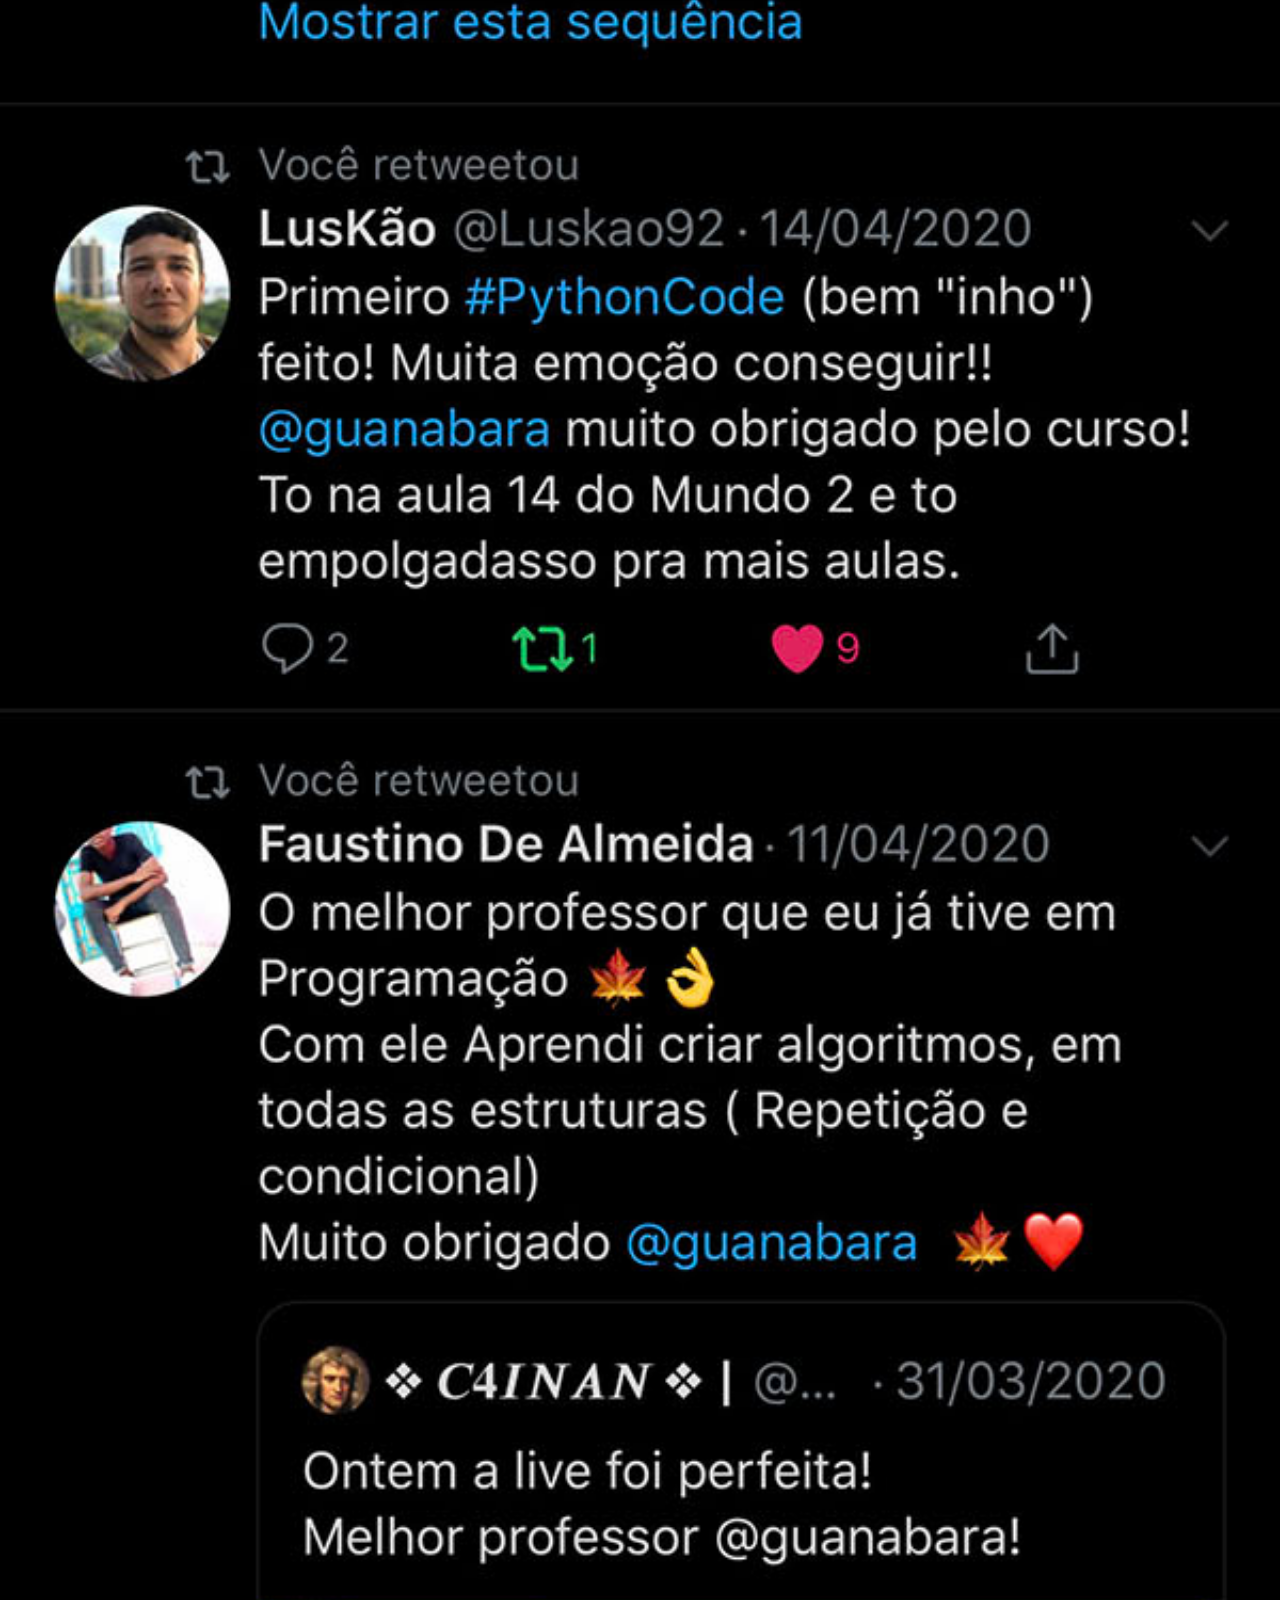
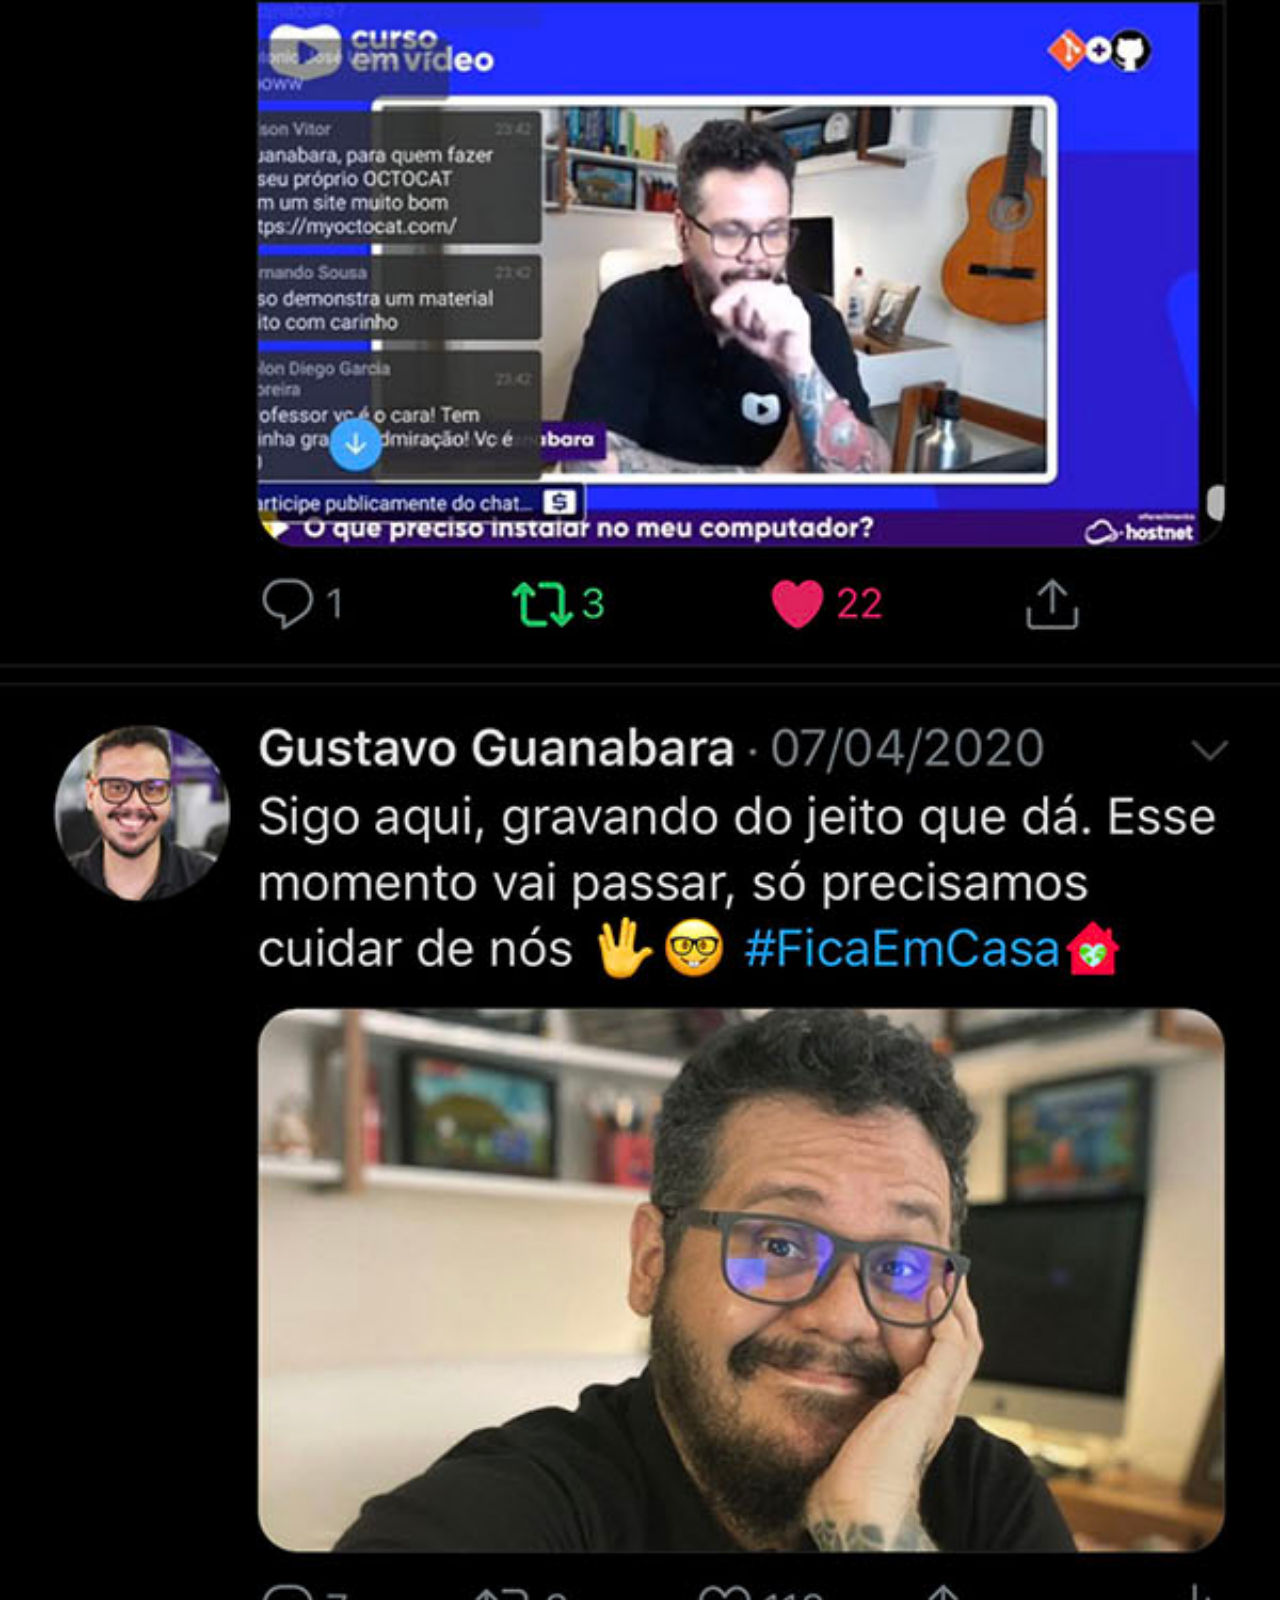
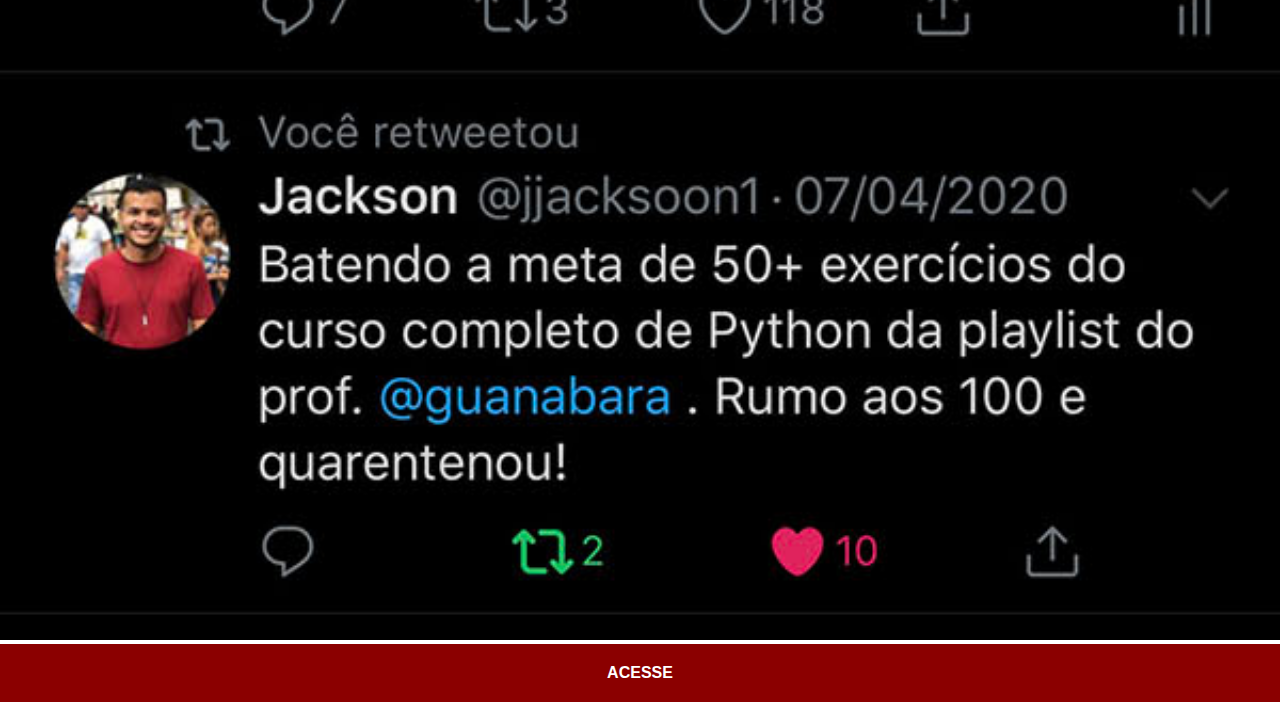
<file: twitter.html>
<!DOCTYPE html>
<html lang="pt-br">
<head>
    <meta charset="UTF-8">
    <meta name="viewport" content="width=device-width, initial-scale=1.0">
    <title>X</title>
    <link rel="stylesheet" href="estilos/social.css">
</head>
<body>
    <img src="imagens/tela-twitter.jpg" alt="X">
    <a href="https://twitter.com/guanabara" target="_blank">ACESSE</a>
</body>
</html>
</file>
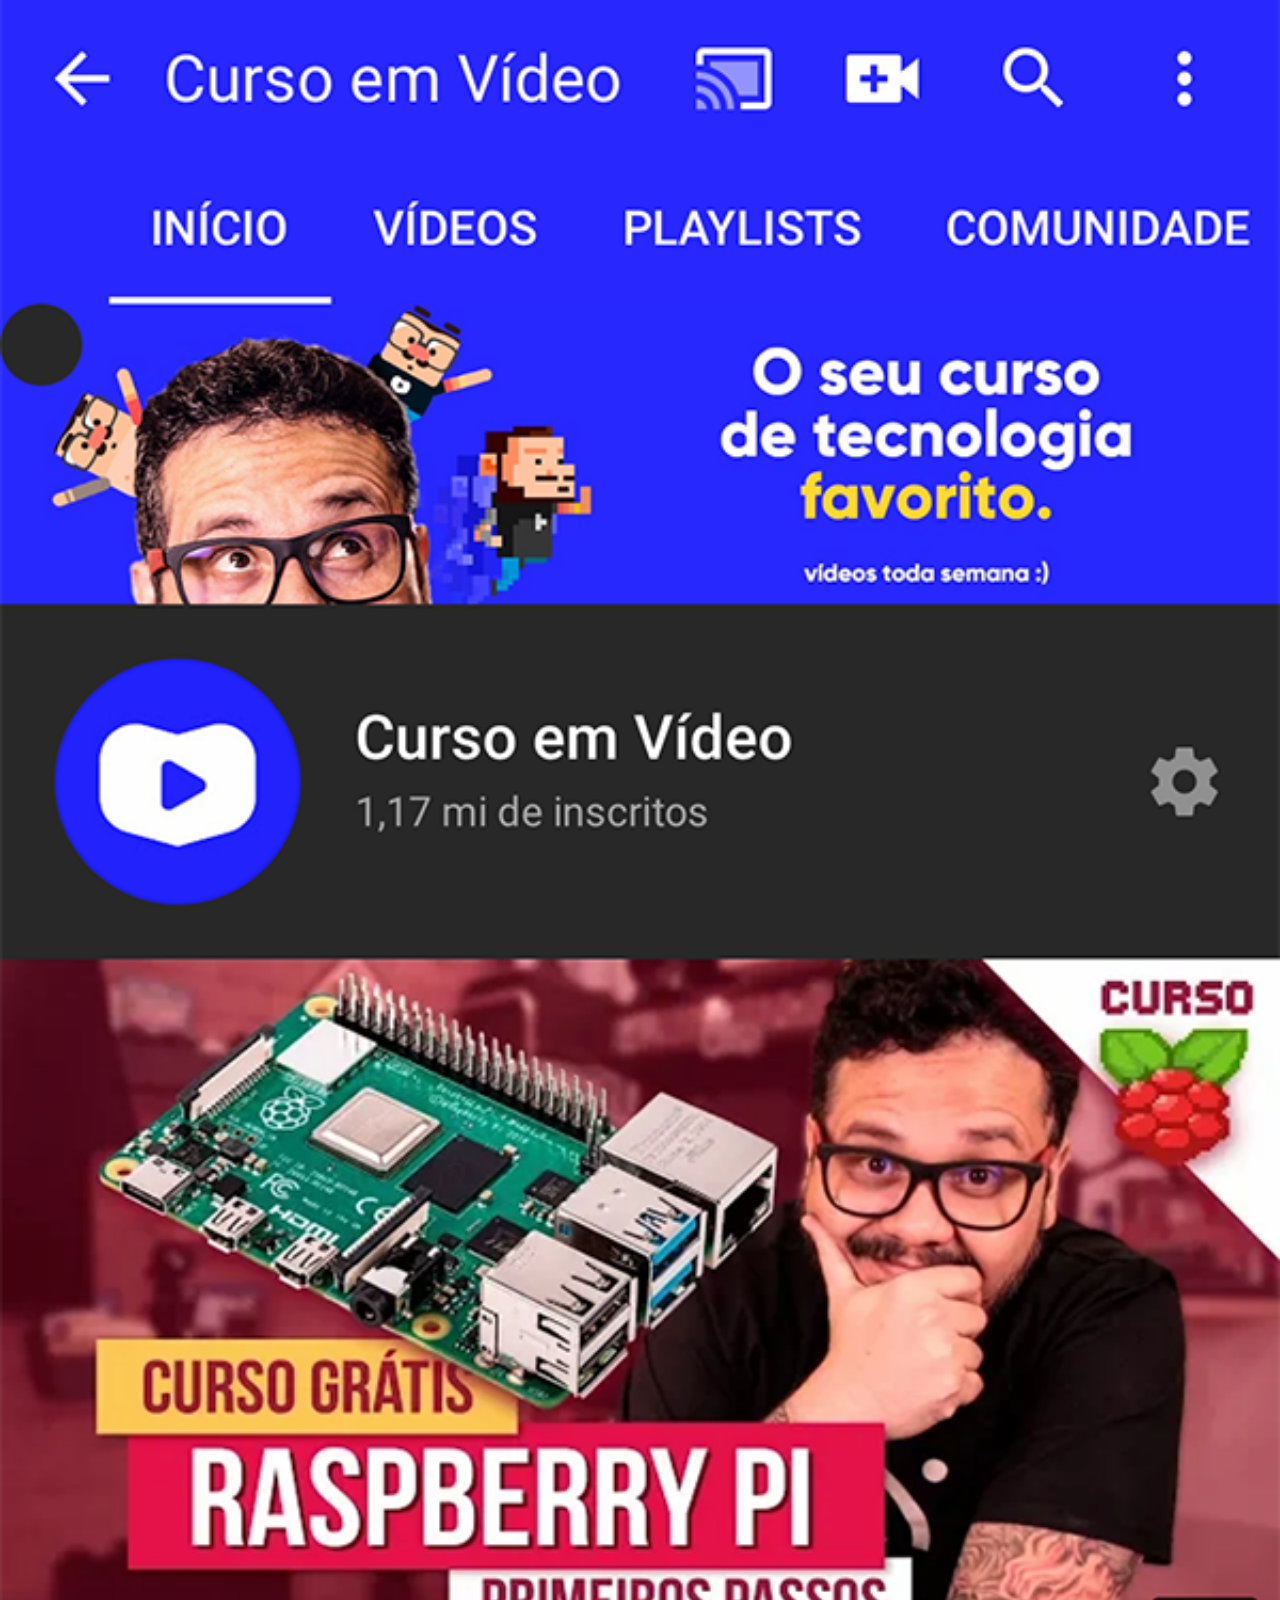
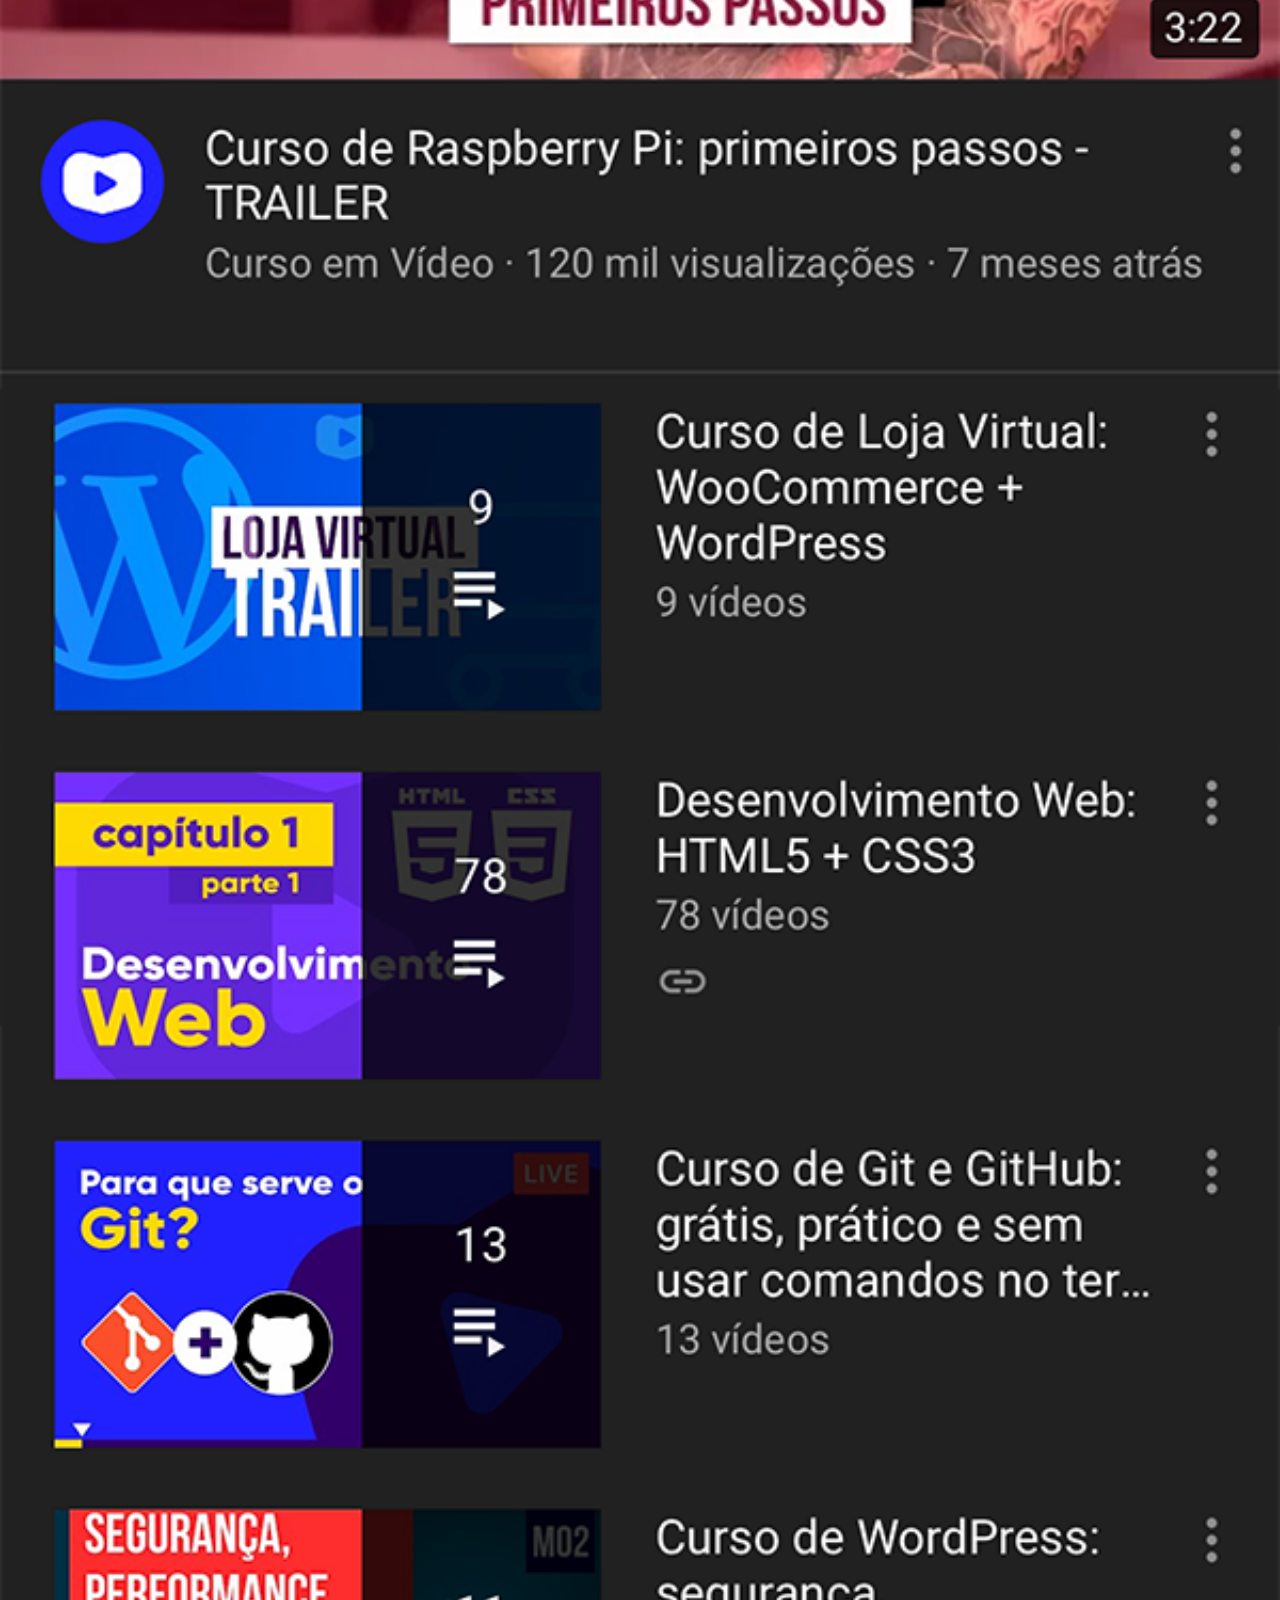
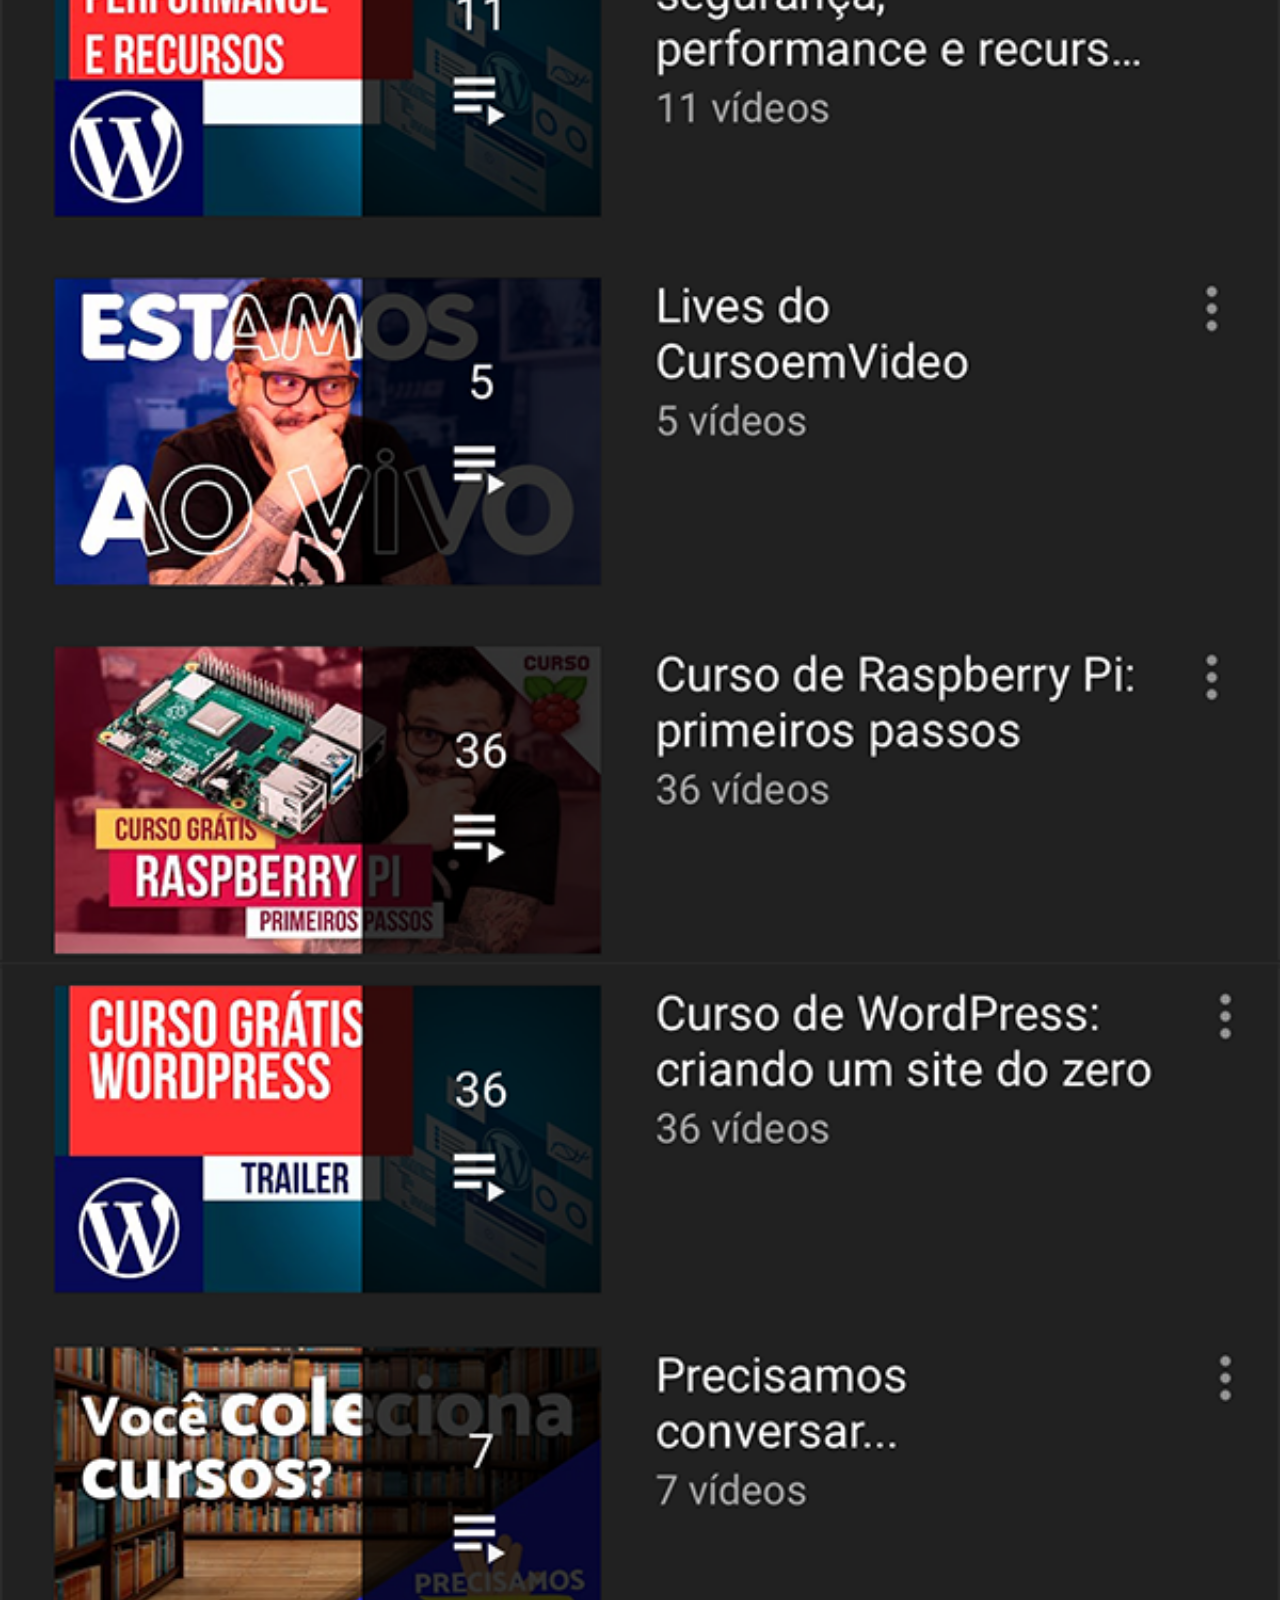
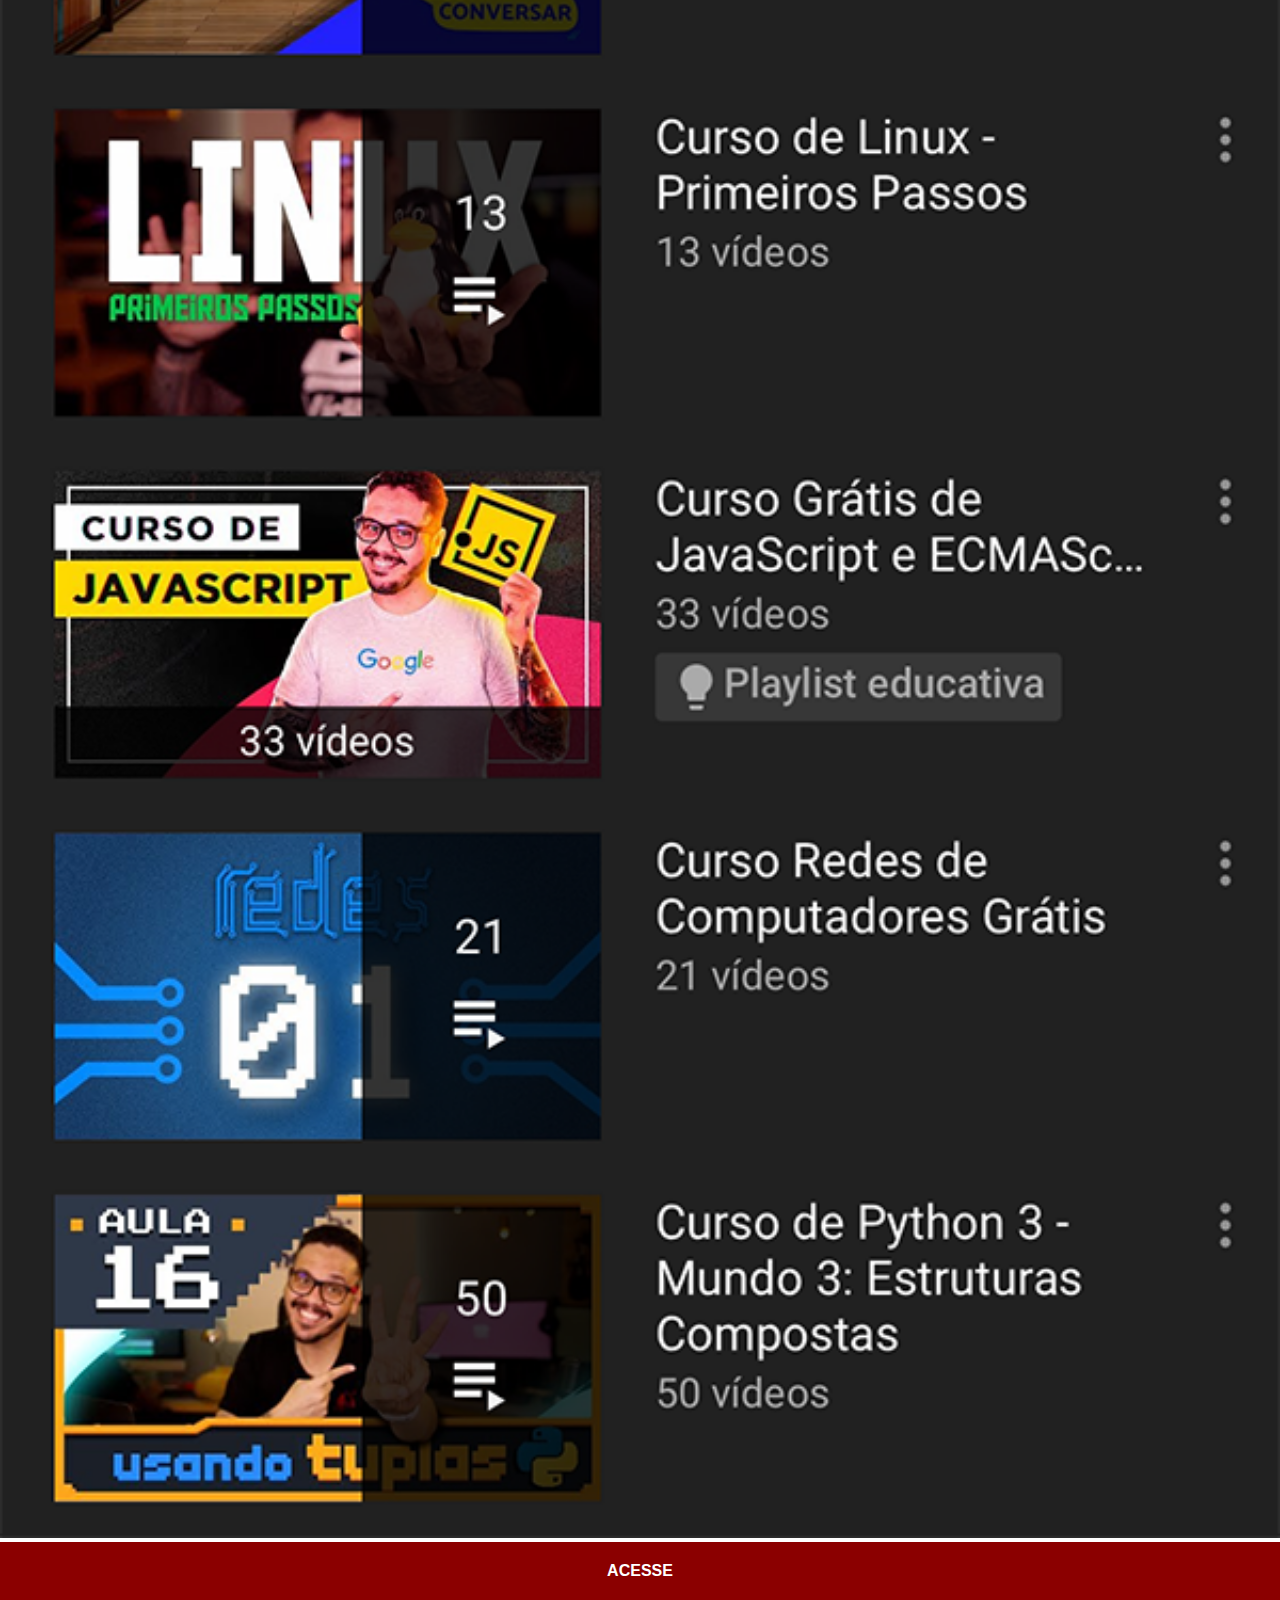
<file: youtube.html>
<!DOCTYPE html>
<html lang="pt-br">
<head>
    <meta charset="UTF-8">
    <meta name="viewport" content="width=device-width, initial-scale=1.0">
    <title>Youtube</title>
    <link rel="stylesheet" href="estilos/social.css">
</head>
<body>
    <img src="imagens/tela-youtube.png" alt="Youtube">
    <a href="https://www.youtube.com/@CursoemVideo/playlists" target="_blank">ACESSE</a>
</body>
</html>
</file>
<file: estilos/style.css>
@charset "UTF-8";

    * {
        margin: 0px;
        padding: 0px;
        font-family: Arial, Helvetica, sans-serif;
    }

    html, body {
        height: 100vh;
        background-color: black;
        }

    body {
        background: url('../imagens/fundo-de-cor-gradiente-azul-e-roxo.jpg') no-repeat top center;
        background-size: cover;
        background-attachment: fixed;       
    }

    main {
        position: relative;height: 100vh;
        width: 100vw;
    }

    section#telefone {
        position: absolute;
        top: 50%;
        left: 50%;
        transform: translate(-50%, -50%);

        height: 627px;
        width: 311px;
        background: url('../imagens/frame-iphone01.png')no-repeat;;
    }

    iframe#tela {
        position: relative;
        top: 80px;
        left: 22px;
        width: 267px;
        height: 471px;
    }

    section#redes-sociais {
        text-align: right;
    }

    section#redes-sociais img {
        width: 50px;
        margin: 10px; 
        border-radius: 50%;
        box-shadow: 2px 2px 5px rgba(0, 0, 0, 0.410);
        box-sizing: border-box;
    }

    section#redes-sociais img:hover {
        border: 2px solid rgba(255, 255, 255, 0.637);
        transform: translate(-3px, -3px);
        box-shadow: 5px 5px 10px rgba(0, 0, 0, 0.623);
        transition: transform .2s, border 0.5s;
    }
</file>
<file: estilos/social.css>
@charset "UTF-8";

* {
    margin: 0px;
    padding: 0px;
    font-family: Arial, Helvetica, sans-serif;
}

::-webkit-scrollbar {
    width: 0px;
    height: 0px;
}

img {
    width: 100vw;

}

a {
 display: block;   
 background-color: darkred;
 color: white;
 padding: 20px;
 text-align: center;
 font-weight: bolder;
 text-decoration: none;
}

a:hover {
    background-color: red;
}
</file>
